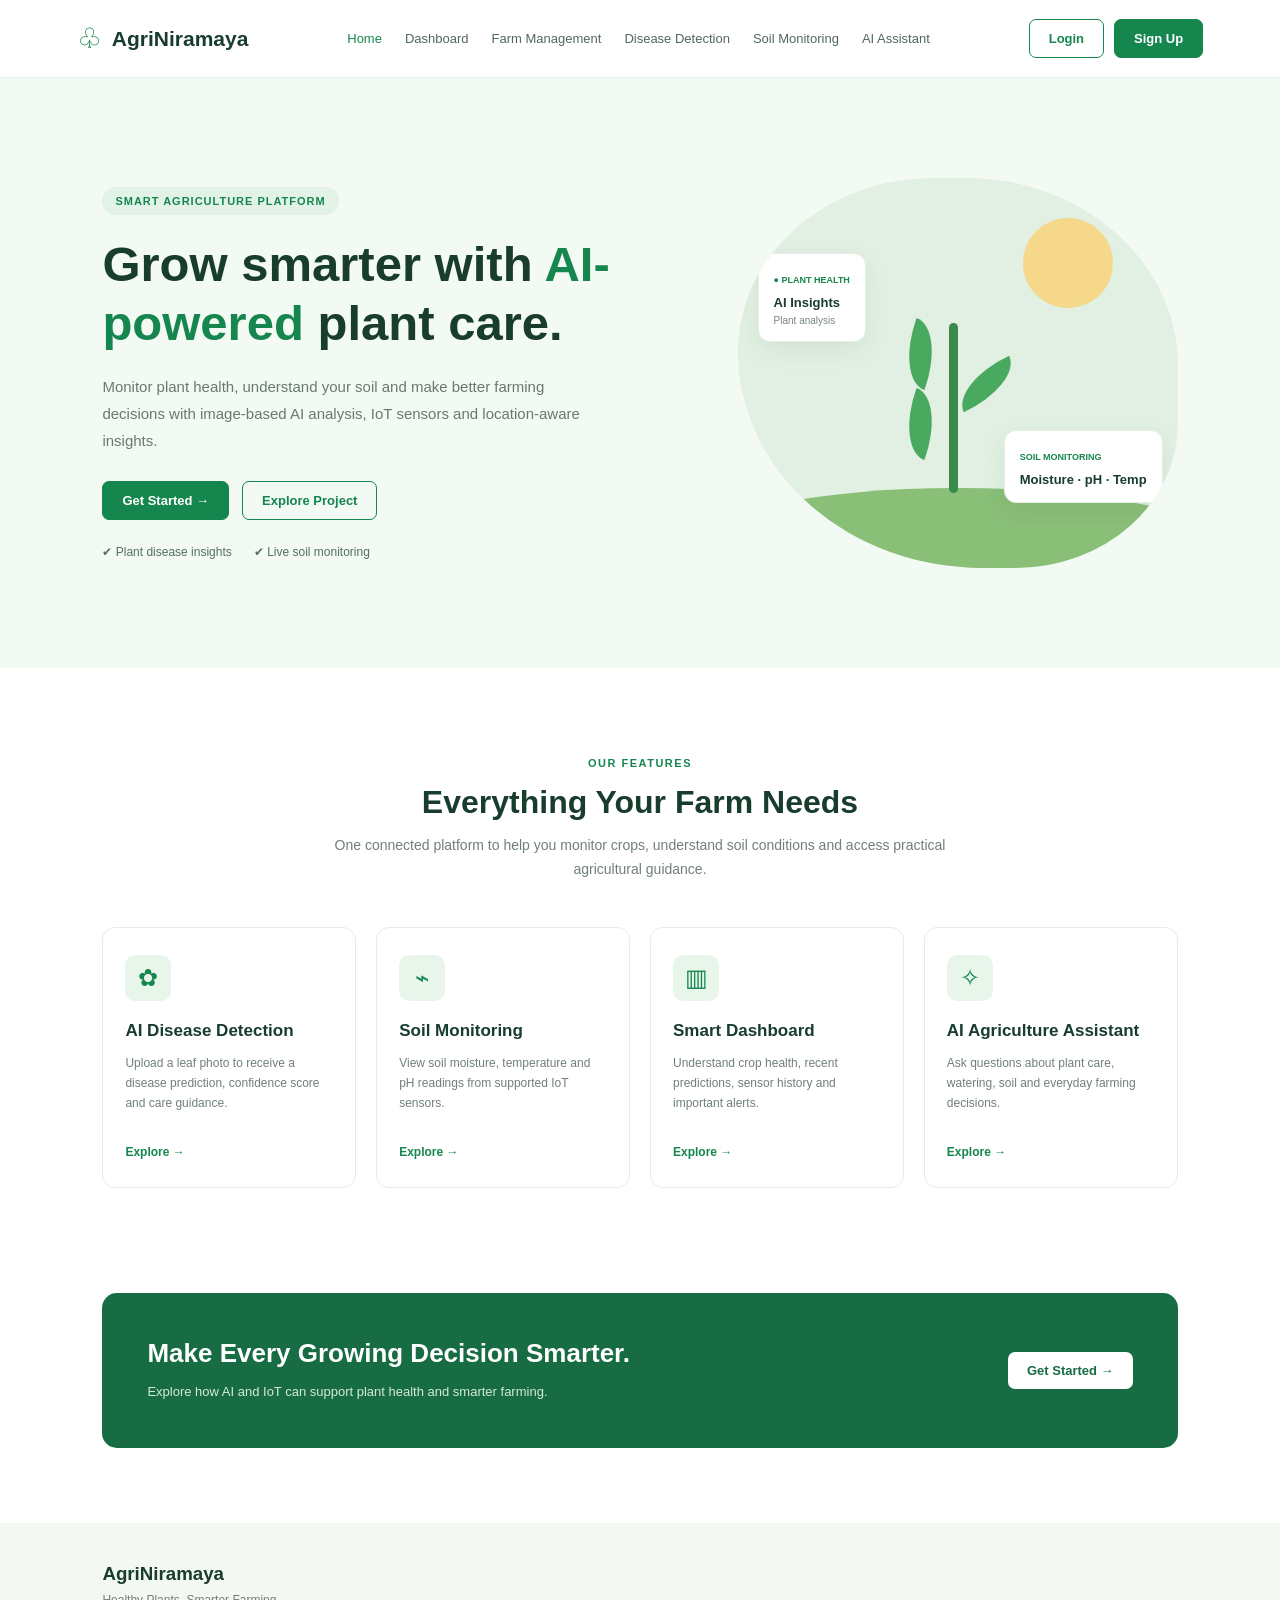
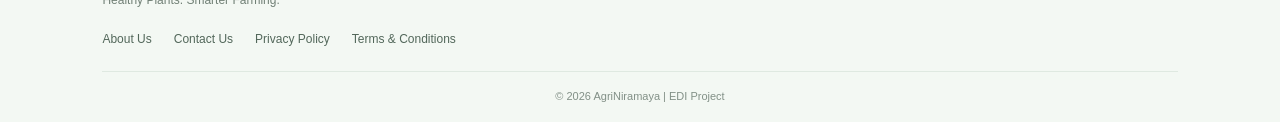
<file: index.html>
<!DOCTYPE html>
<html lang="en">

<head>
    <meta charset="UTF-8">
    <meta name="viewport" content="width=device-width, initial-scale=1.0">
    <title>AgriNiramaya | Smart Agriculture</title>
    <link rel="stylesheet" href="css/style.css">
</head>

<body>

    <header class="navbar">

        <a href="index.html" class="logo">
            <span class="logo-icon">♧</span>
            <h2>AgriNiramaya</h2>
        </a>

        <nav class="nav-links">
            <a href="index.html" class="active">Home</a>
            <a href="dashboard.html">Dashboard</a>
            <a href="farm.html">Farm Management</a>
            <a href="disease-detection.html">Disease Detection</a>
            <a href="soil-monitoring.html">Soil Monitoring</a>
            <a href="assistant.html">AI Assistant</a>
        </nav>

        <div class="nav-buttons">
            <a href="login.html" class="btn btn-outline">Login</a>
            <a href="signup.html" class="btn btn-primary">Sign Up</a>
        </div>

    </header>

    <main>

        <section class="hero">

            <div class="hero-content">

                <span class="hero-label">
                    SMART AGRICULTURE PLATFORM
                </span>

                <h1>
                    Grow smarter with
                    <span>AI-powered</span>
                    plant care.
                </h1>

                <p>
                    Monitor plant health, understand your soil
                    and make better farming decisions with
                    image-based AI analysis, IoT sensors and
                    location-aware insights.
                </p>

                <div class="hero-buttons">
                    <a href="signup.html" class="btn btn-primary">
                        Get Started →
                    </a>

                    <a href="about.html" class="btn btn-outline">
                        Explore Project
                    </a>
                </div>

                <div class="hero-points">
                    <span>✔ Plant disease insights</span>
                    <span>✔ Live soil monitoring</span>
                </div>

            </div>

            <div class="hero-visual">

                <div class="sun"></div>

                <div class="plant">
                    <div class="stem"></div>
                    <div class="leaf leaf-one"></div>
                    <div class="leaf leaf-two"></div>
                    <div class="leaf leaf-three"></div>
                </div>

                <div class="health-card">
                    <small>● PLANT HEALTH</small>
                    <h3>AI Insights</h3>
                    <p>Plant analysis</p>
                </div>

                <div class="soil-card">
                    <small>SOIL MONITORING</small>
                    <h3>Moisture · pH · Temp</h3>
                </div>

                <div class="field"></div>

            </div>

        </section>

        <section class="features-section">

            <div class="section-heading">

                <span>OUR FEATURES</span>

                <h2>Everything Your Farm Needs</h2>

                <p>
                    One connected platform to help you monitor crops,
                    understand soil conditions and access practical
                    agricultural guidance.
                </p>

            </div>

            <div class="features-container">

                <a href="disease-detection.html" class="feature-card">
                    <div class="feature-icon">✿</div>
                    <h3>AI Disease Detection</h3>
                    <p>
                        Upload a leaf photo to receive a disease
                        prediction, confidence score and care guidance.
                    </p>
                    <span class="card-link">Explore →</span>
                </a>

                <a href="soil-monitoring.html" class="feature-card">
                    <div class="feature-icon">⌁</div>
                    <h3>Soil Monitoring</h3>
                    <p>
                        View soil moisture, temperature and pH
                        readings from supported IoT sensors.
                    </p>
                    <span class="card-link">Explore →</span>
                </a>

                <a href="dashboard.html" class="feature-card">
                    <div class="feature-icon">▥</div>
                    <h3>Smart Dashboard</h3>
                    <p>
                        Understand crop health, recent predictions,
                        sensor history and important alerts.
                    </p>
                    <span class="card-link">Explore →</span>
                </a>

                <a href="assistant.html" class="feature-card">
                    <div class="feature-icon">✧</div>
                    <h3>AI Agriculture Assistant</h3>
                    <p>
                        Ask questions about plant care, watering,
                        soil and everyday farming decisions.
                    </p>
                    <span class="card-link">Explore →</span>
                </a>

            </div>

        </section>

        <section class="cta-section">

            <div class="cta-content">
                <h2>Make Every Growing Decision Smarter.</h2>

                <p>
                    Explore how AI and IoT can support
                    plant health and smarter farming.
                </p>
            </div>

            <a href="signup.html" class="btn btn-light">
                Get Started →
            </a>

        </section>

    </main>

    <footer class="footer">

        <div class="footer-brand">
            <h3>AgriNiramaya</h3>
            <p>Healthy Plants. Smarter Farming.</p>
        </div>

        <div class="footer-links">
            <a href="about.html">About Us</a>
            <a href="contact.html">Contact Us</a>
            <a href="privacy.html">Privacy Policy</a>
            <a href="terms.html">Terms & Conditions</a>
        </div>

        <p class="copyright">
            © 2026 AgriNiramaya | EDI Project
        </p>

    </footer>

</body>

</html>
</file>
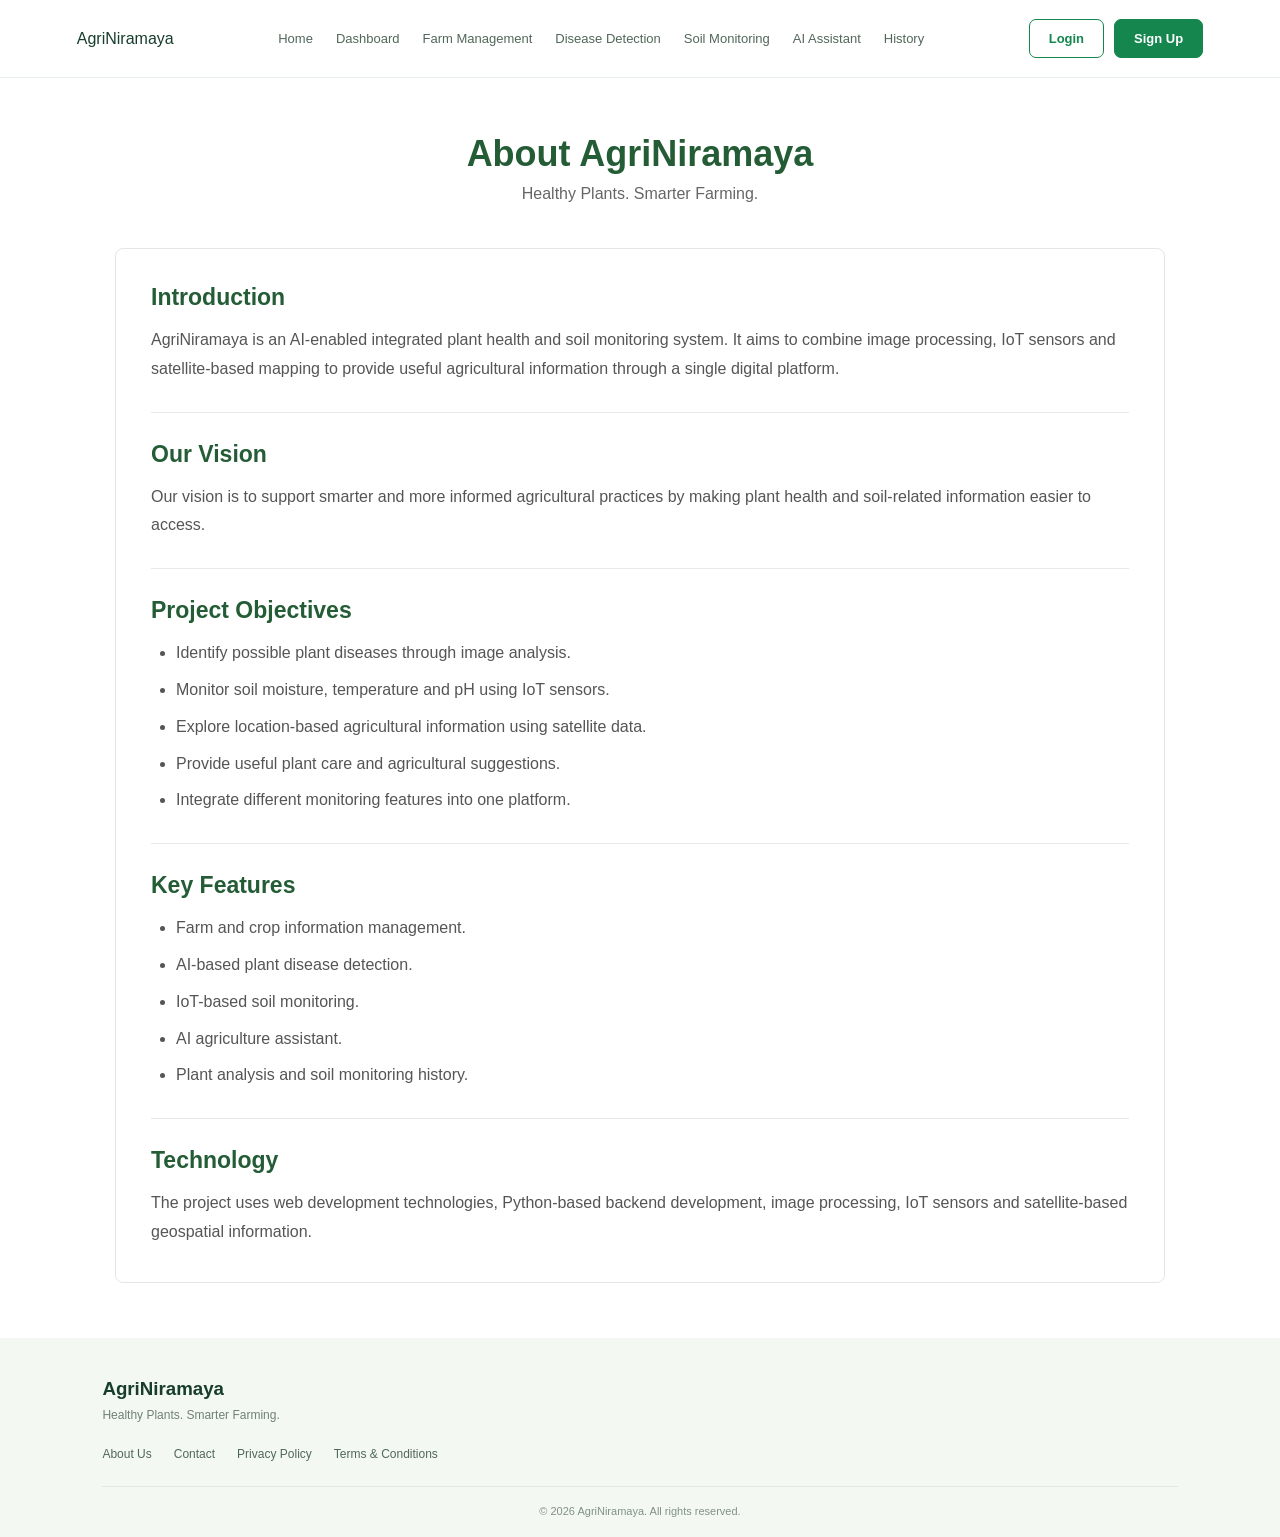
<file: about.html>
<!DOCTYPE html>
<html lang="en">
<head>
    <meta charset="UTF-8">
    <meta name="viewport" content="width=device-width, initial-scale=1.0">
    <title>About Us | AgriNiramaya</title>
    <link rel="stylesheet" href="css/style.css">
</head>
<body>

    <header class="navbar">
        <a href="index.html" class="logo">AgriNiramaya</a>

        <nav class="nav-links">
            <a href="index.html">Home</a>
            <a href="dashboard.html">Dashboard</a>
            <a href="farm.html">Farm Management</a>
            <a href="disease-detection.html">Disease Detection</a>
            <a href="soil-monitoring.html">Soil Monitoring</a>
            <a href="assistant.html">AI Assistant</a>
            <a href="history.html">History</a>
        </nav>

        <div class="nav-buttons">
            <a href="login.html" class="btn btn-outline">Login</a>
            <a href="signup.html" class="btn btn-primary">Sign Up</a>
        </div>
    </header>

    <main class="about-container">

        <section class="about-heading">
            <h1>About AgriNiramaya</h1>
            <p>Healthy Plants. Smarter Farming.</p>
        </section>

        <section class="about-content">

            <h2>Introduction</h2>
            <p>
                AgriNiramaya is an AI-enabled integrated plant health
                and soil monitoring system. It aims to combine image
                processing, IoT sensors and satellite-based mapping
                to provide useful agricultural information through
                a single digital platform.
            </p>

            <hr>

            <h2>Our Vision</h2>
            <p>
                Our vision is to support smarter and more informed
                agricultural practices by making plant health and
                soil-related information easier to access.
            </p>

            <hr>

            <h2>Project Objectives</h2>
            <ul>
                <li>Identify possible plant diseases through image analysis.</li>
                <li>Monitor soil moisture, temperature and pH using IoT sensors.</li>
                <li>Explore location-based agricultural information using satellite data.</li>
                <li>Provide useful plant care and agricultural suggestions.</li>
                <li>Integrate different monitoring features into one platform.</li>
            </ul>

            <hr>

            <h2>Key Features</h2>
            <ul>
                <li>Farm and crop information management.</li>
                <li>AI-based plant disease detection.</li>
                <li>IoT-based soil monitoring.</li>
                <li>AI agriculture assistant.</li>
                <li>Plant analysis and soil monitoring history.</li>
            </ul>

            <hr>

            <h2>Technology</h2>
            <p>
                The project uses web development technologies,
                Python-based backend development, image processing,
                IoT sensors and satellite-based geospatial information.
            </p>

        </section>

    </main>

    <footer class="footer">
        <div class="footer-brand">
            <h3>AgriNiramaya</h3>
            <p>Healthy Plants. Smarter Farming.</p>
        </div>

        <div class="footer-links">
            <a href="about.html">About Us</a>
            <a href="contact.html">Contact</a>
            <a href="privacy.html">Privacy Policy</a>
            <a href="terms.html">Terms & Conditions</a>
        </div>

        <p class="copyright">© 2026 AgriNiramaya. All rights reserved.</p>
    </footer>

</body>
</html>
</file>
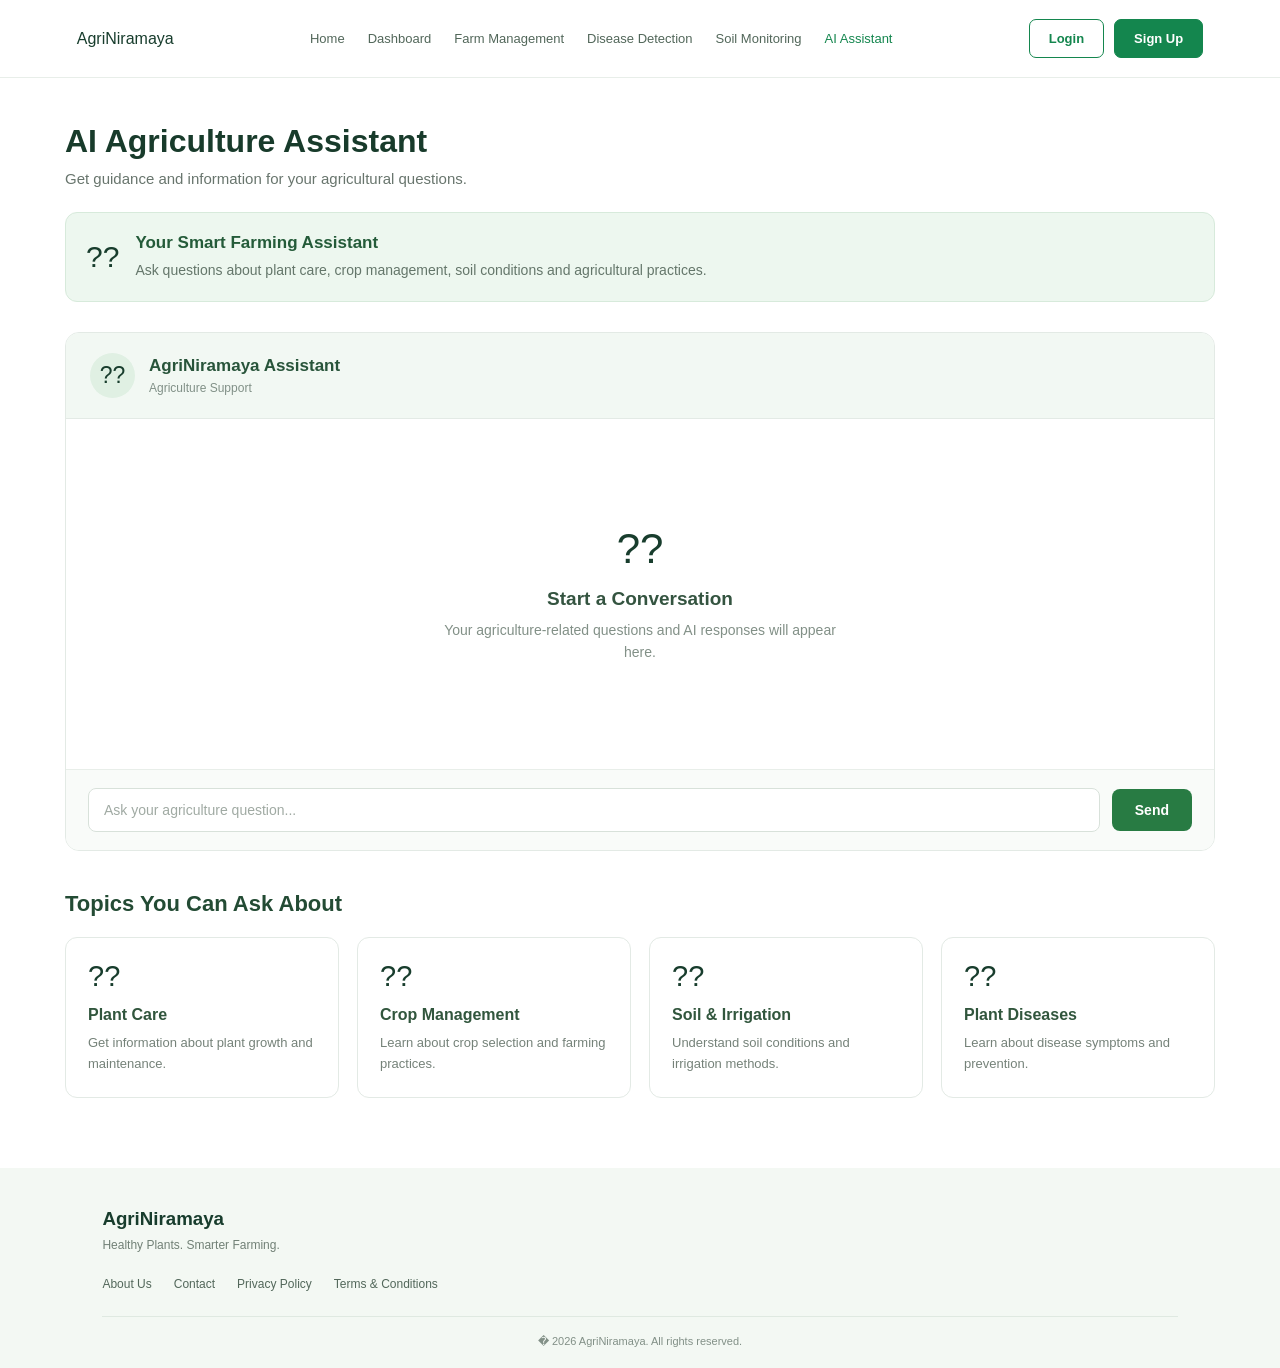
<file: assistant.html>
<!DOCTYPE html>
<html lang="en">
<head>
    <meta charset="UTF-8">
    <meta name="viewport" content="width=device-width, initial-scale=1.0">
    <title>AI Agriculture Assistant | AgriNiramaya</title>
    <link rel="stylesheet" href="css/style.css">
</head>
<body>

    <header class="navbar">
        <a href="index.html" class="logo">AgriNiramaya</a>

        <nav class="nav-links">
            <a href="index.html">Home</a>
            <a href="dashboard.html">Dashboard</a>
            <a href="farm.html">Farm Management</a>
            <a href="disease-detection.html">Disease Detection</a>
            <a href="soil-monitoring.html">Soil Monitoring</a>
            <a href="assistant.html" class="active">AI Assistant</a>
        </nav>

        <div class="nav-buttons">
            <a href="login.html" class="btn btn-outline">Login</a>
            <a href="signup.html" class="btn btn-primary">Sign Up</a>
        </div>
    </header>

    <main class="assistant-container">

        <section class="assistant-heading">
            <h1>AI Agriculture Assistant</h1>
            <p>Get guidance and information for your agricultural questions.</p>
        </section>

        <section class="assistant-info-banner">
            <div class="assistant-banner-icon">??</div>
            <div>
                <h3>Your Smart Farming Assistant</h3>
                <p>Ask questions about plant care, crop management, soil conditions and agricultural practices.</p>
            </div>
        </section>

        <section class="chat-section">

            <div class="chat-header">
                <div class="chat-header-icon">??</div>
                <div>
                    <h2>AgriNiramaya Assistant</h2>
                    <p>Agriculture Support</p>
                </div>
            </div>

            <div class="chat-body" id="chatBody">

                <div class="chat-empty-state">
                    <div class="chat-empty-icon">??</div>
                    <h3>Start a Conversation</h3>
                    <p>Your agriculture-related questions and AI responses will appear here.</p>
                </div>

            </div>

            <form class="chat-input-area" id="chatForm">

                <input
                    type="text"
                    id="userMessage"
                    placeholder="Ask your agriculture question..."
                    autocomplete="off"
                >

                <button type="button" class="chat-send-btn">
                    Send
                </button>

            </form>

        </section>

        <section class="assistant-topics">

            <h2>Topics You Can Ask About</h2>

            <div class="assistant-topic-grid">

                <div class="assistant-topic-card">
                    <div>??</div>
                    <h3>Plant Care</h3>
                    <p>Get information about plant growth and maintenance.</p>
                </div>

                <div class="assistant-topic-card">
                    <div>??</div>
                    <h3>Crop Management</h3>
                    <p>Learn about crop selection and farming practices.</p>
                </div>

                <div class="assistant-topic-card">
                    <div>??</div>
                    <h3>Soil & Irrigation</h3>
                    <p>Understand soil conditions and irrigation methods.</p>
                </div>

                <div class="assistant-topic-card">
                    <div>??</div>
                    <h3>Plant Diseases</h3>
                    <p>Learn about disease symptoms and prevention.</p>
                </div>

            </div>

        </section>

    </main>

    <footer class="footer">
        <div class="footer-brand">
            <h3>AgriNiramaya</h3>
            <p>Healthy Plants. Smarter Farming.</p>
        </div>

        <div class="footer-links">
            <a href="about.html">About Us</a>
            <a href="contact.html">Contact</a>
            <a href="privacy.html">Privacy Policy</a>
            <a href="terms.html">Terms & Conditions</a>
        </div>

        <p class="copyright">� 2026 AgriNiramaya. All rights reserved.</p>
    </footer>

</body>
</html>
</file>
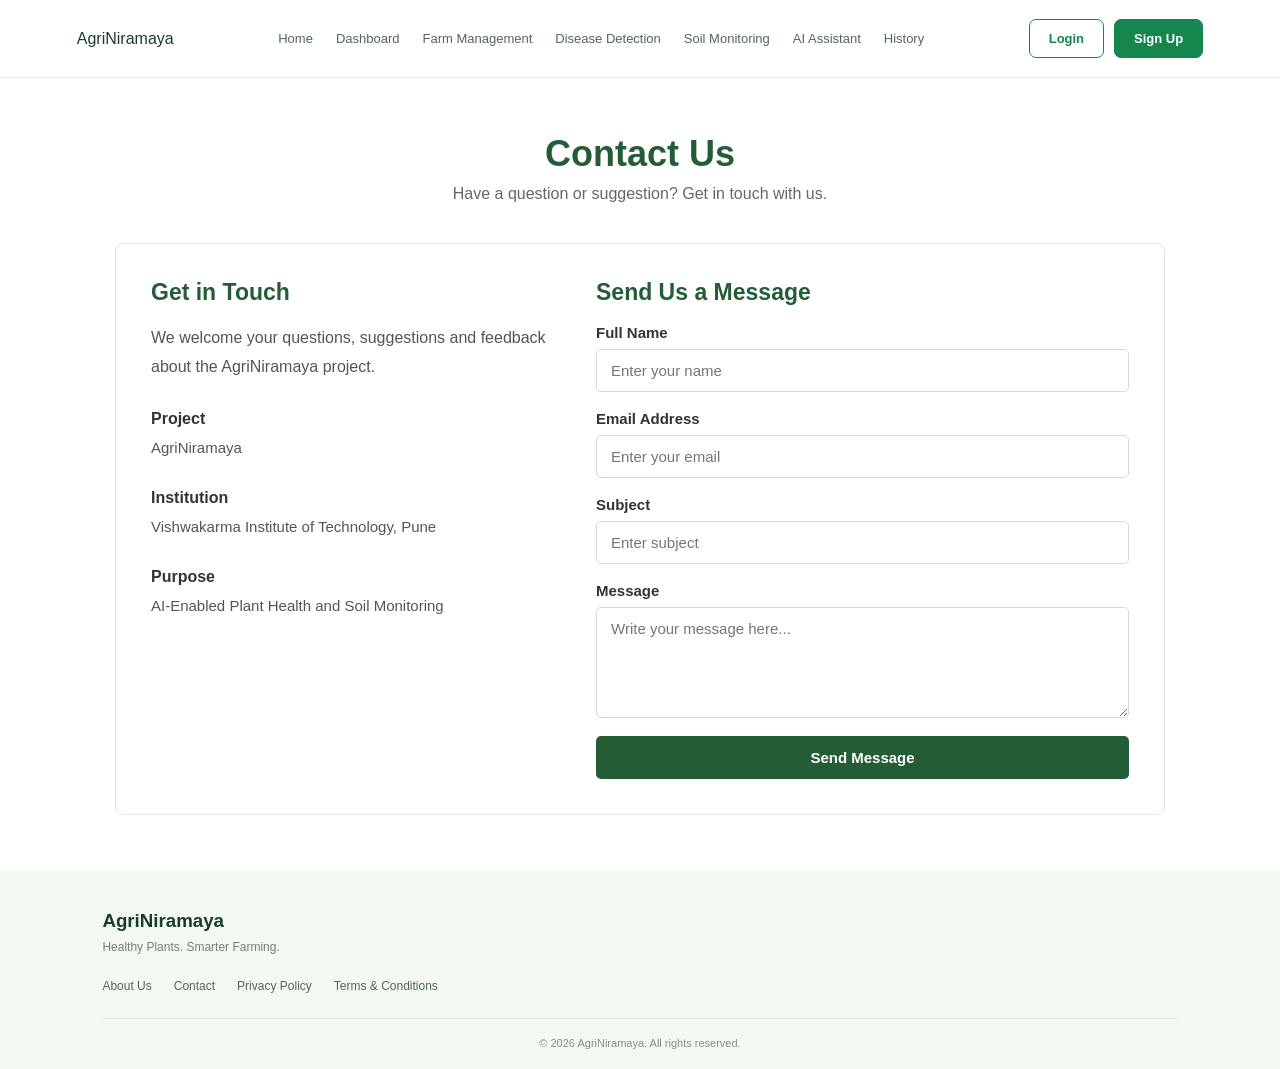
<file: contact.html>
<!DOCTYPE html>
<html lang="en">
<head>
    <meta charset="UTF-8">
    <meta name="viewport" content="width=device-width, initial-scale=1.0">
    <title>Contact Us | AgriNiramaya</title>
    <link rel="stylesheet" href="css/style.css">
</head>
<body>

    <header class="navbar">
        <a href="index.html" class="logo">AgriNiramaya</a>

        <nav class="nav-links">
            <a href="index.html">Home</a>
            <a href="dashboard.html">Dashboard</a>
            <a href="farm.html">Farm Management</a>
            <a href="disease-detection.html">Disease Detection</a>
            <a href="soil-monitoring.html">Soil Monitoring</a>
            <a href="assistant.html">AI Assistant</a>
            <a href="history.html">History</a>
        </nav>

        <div class="nav-buttons">
            <a href="login.html" class="btn btn-outline">Login</a>
            <a href="signup.html" class="btn btn-primary">Sign Up</a>
        </div>
    </header>

    <main class="contact-container">

        <section class="contact-heading">
            <h1>Contact Us</h1>
            <p>Have a question or suggestion? Get in touch with us.</p>
        </section>

        <section class="contact-content">

            <div class="contact-info">
                <h2>Get in Touch</h2>

                <p>
                    We welcome your questions, suggestions and feedback
                    about the AgriNiramaya project.
                </p>

                <div class="contact-detail">
                    <h3>Project</h3>
                    <p>AgriNiramaya</p>
                </div>

                <div class="contact-detail">
                    <h3>Institution</h3>
                    <p>Vishwakarma Institute of Technology, Pune</p>
                </div>

                <div class="contact-detail">
                    <h3>Purpose</h3>
                    <p>AI-Enabled Plant Health and Soil Monitoring</p>
                </div>
            </div>

            <div class="contact-form-section">
                <h2>Send Us a Message</h2>

                <form action="/contact" method="POST">

                    <div class="form-group">
                        <label for="name">Full Name</label>
                        <input type="text" id="name" name="name"
                        placeholder="Enter your name" required>
                    </div>

                    <div class="form-group">
                        <label for="email">Email Address</label>
                        <input type="email" id="email" name="email"
                        placeholder="Enter your email" required>
                    </div>

                    <div class="form-group">
                        <label for="subject">Subject</label>
                        <input type="text" id="subject" name="subject"
                        placeholder="Enter subject" required>
                    </div>

                    <div class="form-group">
                        <label for="message">Message</label>
                        <textarea id="message" name="message"
                        rows="5" placeholder="Write your message here..."
                        required></textarea>
                    </div>

                    <button type="submit" class="contact-submit">
                        Send Message
                    </button>

                </form>
            </div>

        </section>

    </main>

    <footer class="footer">
        <div class="footer-brand">
            <h3>AgriNiramaya</h3>
            <p>Healthy Plants. Smarter Farming.</p>
        </div>

        <div class="footer-links">
            <a href="about.html">About Us</a>
            <a href="contact.html">Contact</a>
            <a href="privacy.html">Privacy Policy</a>
            <a href="terms.html">Terms & Conditions</a>
        </div>

        <p class="copyright">
            © 2026 AgriNiramaya. All rights reserved.
        </p>
    </footer>

</body>
</html>
</file>
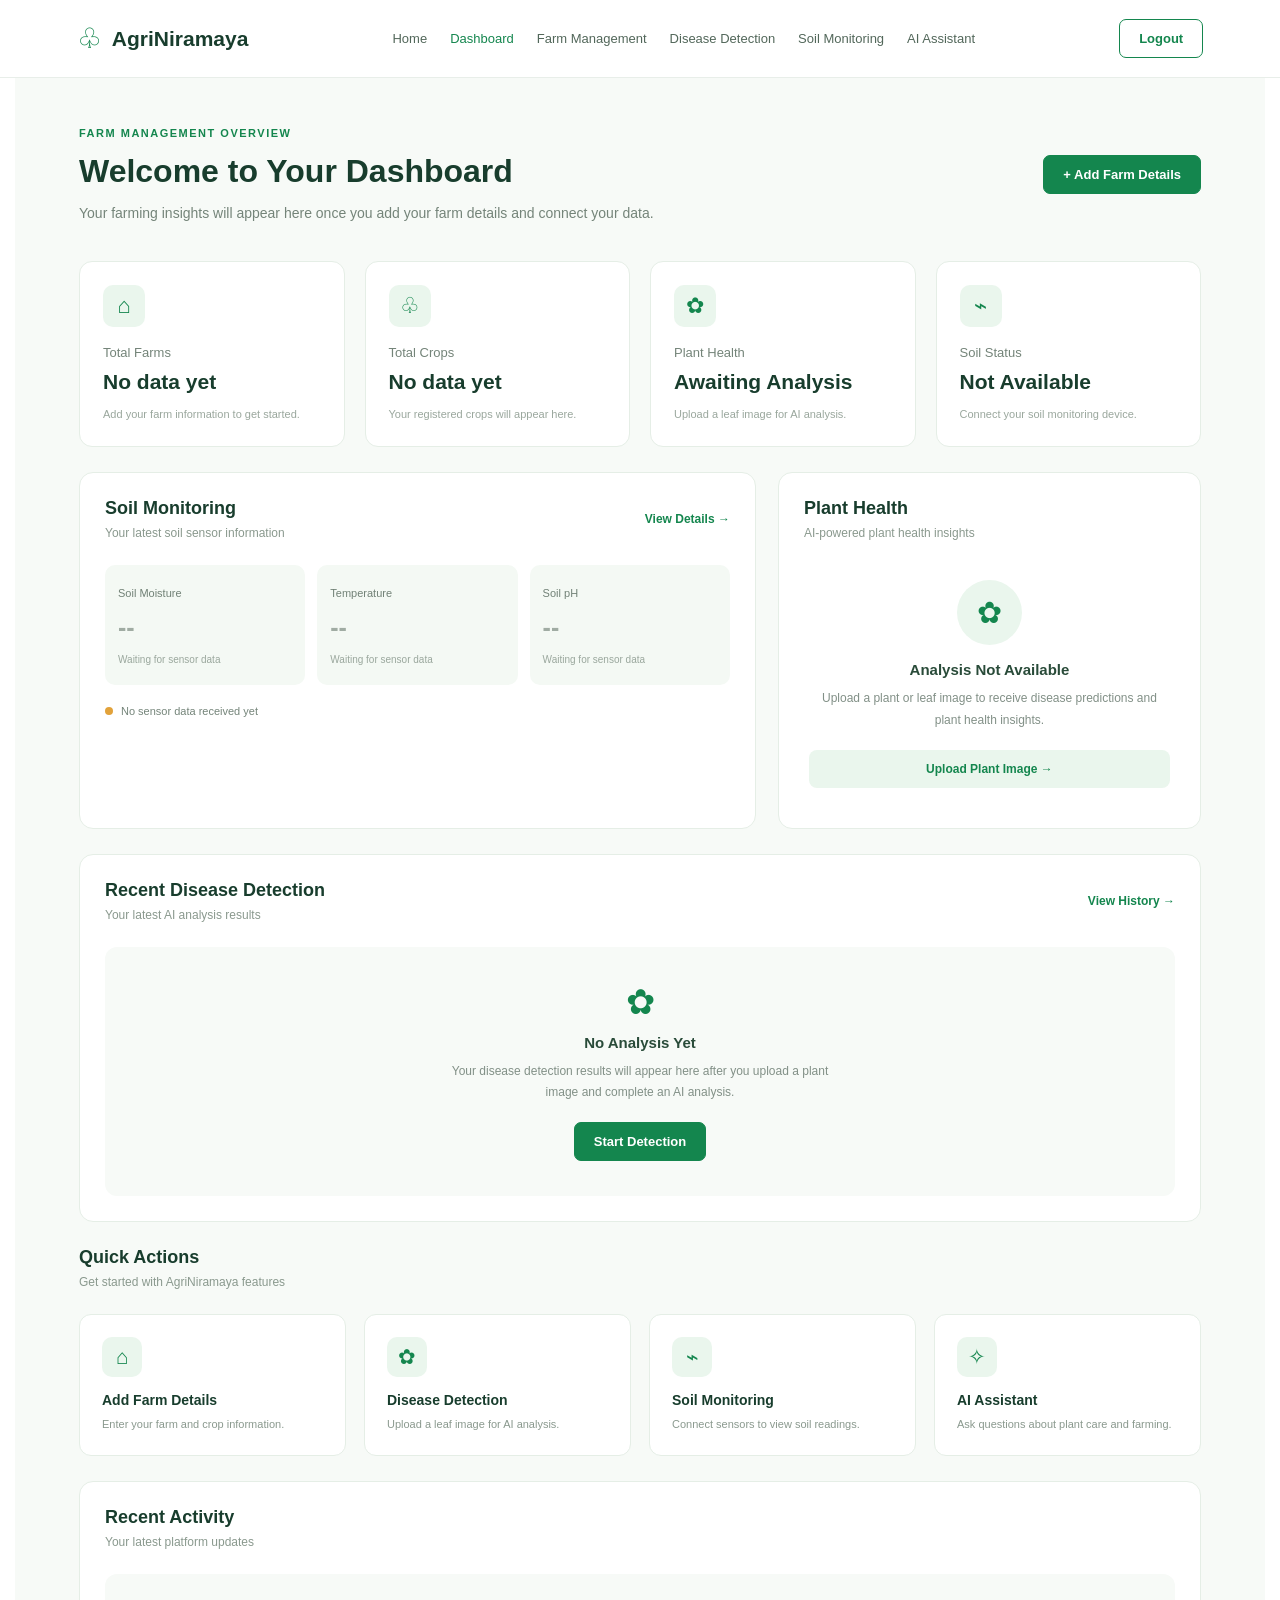
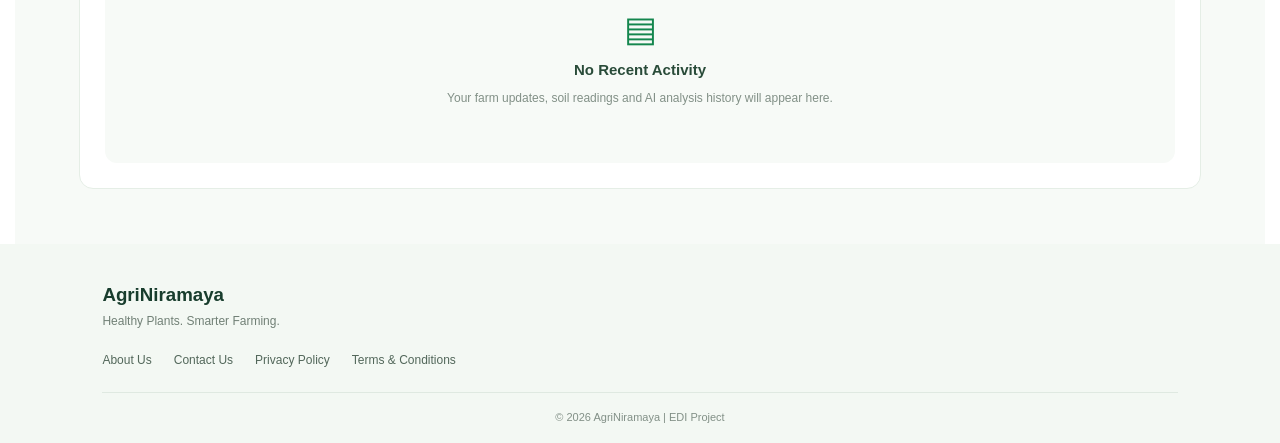
<file: dashboard.html>
<!DOCTYPE html>
<html lang="en">

<head>
    <meta charset="UTF-8">
    <meta name="viewport" content="width=device-width, initial-scale=1.0">

    <title>Dashboard | AgriNiramaya</title>

    <link rel="stylesheet" href="css/style.css">
</head>

<body>

    <header class="navbar">

        <a href="index.html" class="logo">
            <span class="logo-icon">♧</span>
            <h2>AgriNiramaya</h2>
        </a>

        <nav class="nav-links">
            <a href="index.html">Home</a>
            <a href="dashboard.html" class="active">Dashboard</a>
            <a href="farm.html">Farm Management</a>
            <a href="disease-detection.html">Disease Detection</a>
            <a href="soil-monitoring.html">Soil Monitoring</a>
            <a href="assistant.html">AI Assistant</a>
        </nav>

        <div class="nav-buttons">
            <a href="login.html" class="btn btn-outline">Logout</a>
        </div>

    </header>

    <main class="dashboard-container">

        <section class="dashboard-welcome">

            <div>
                <span class="dashboard-label">FARM MANAGEMENT OVERVIEW</span>

                <h1>Welcome to Your Dashboard</h1>

                <p>
                    Your farming insights will appear here once
                    you add your farm details and connect your data.
                </p>
            </div>

            <a href="farm.html" class="btn btn-primary">
                + Add Farm Details
            </a>

        </section>

        <section class="overview-grid">

            <div class="overview-card">
                <div class="overview-icon">⌂</div>
                <p>Total Farms</p>
                <h2>No data yet</h2>
                <span>Add your farm information to get started.</span>
            </div>

            <div class="overview-card">
                <div class="overview-icon">♧</div>
                <p>Total Crops</p>
                <h2>No data yet</h2>
                <span>Your registered crops will appear here.</span>
            </div>

            <div class="overview-card">
                <div class="overview-icon">✿</div>
                <p>Plant Health</p>
                <h2>Awaiting Analysis</h2>
                <span>Upload a leaf image for AI analysis.</span>
            </div>

            <div class="overview-card">
                <div class="overview-icon">⌁</div>
                <p>Soil Status</p>
                <h2>Not Available</h2>
                <span>Connect your soil monitoring device.</span>
            </div>

        </section>

        <section class="dashboard-main-grid">

            <div class="dashboard-panel">

                <div class="panel-heading">
                    <div>
                        <h2>Soil Monitoring</h2>
                        <p>Your latest soil sensor information</p>
                    </div>

                    <a href="soil-monitoring.html">View Details →</a>
                </div>

                <div class="empty-data-grid">

                    <div class="empty-data-card">
                        <span>Soil Moisture</span>
                        <h3>--</h3>
                        <small>Waiting for sensor data</small>
                    </div>

                    <div class="empty-data-card">
                        <span>Temperature</span>
                        <h3>--</h3>
                        <small>Waiting for sensor data</small>
                    </div>

                    <div class="empty-data-card">
                        <span>Soil pH</span>
                        <h3>--</h3>
                        <small>Waiting for sensor data</small>
                    </div>

                </div>

                <div class="sensor-status">
                    <span class="status-dot"></span>
                    No sensor data received yet
                </div>

            </div>

            <div class="dashboard-panel plant-health-panel">

                <div class="panel-heading">
                    <div>
                        <h2>Plant Health</h2>
                        <p>AI-powered plant health insights</p>
                    </div>
                </div>

                <div class="empty-health">

                    <div class="empty-health-icon">✿</div>

                    <h3>Analysis Not Available</h3>

                    <p>
                        Upload a plant or leaf image to receive
                        disease predictions and plant health insights.
                    </p>

                    <a href="disease-detection.html" class="panel-button">
                        Upload Plant Image →
                    </a>

                </div>

            </div>

        </section>

        <section class="dashboard-panel recent-detection">

            <div class="panel-heading">

                <div>
                    <h2>Recent Disease Detection</h2>
                    <p>Your latest AI analysis results</p>
                </div>

                <a href="history.html">View History →</a>

            </div>

            <div class="empty-state">

                <span class="empty-state-icon">✿</span>

                <h3>No Analysis Yet</h3>

                <p>
                    Your disease detection results will appear here
                    after you upload a plant image and complete an AI analysis.
                </p>

                <a href="disease-detection.html" class="btn btn-primary">
                    Start Detection
                </a>

            </div>

        </section>

        <section class="quick-actions-section">

            <div class="panel-heading">
                <div>
                    <h2>Quick Actions</h2>
                    <p>Get started with AgriNiramaya features</p>
                </div>
            </div>

            <div class="quick-actions-grid">

                <a href="farm.html" class="quick-action-card">
                    <span>⌂</span>
                    <h3>Add Farm Details</h3>
                    <p>Enter your farm and crop information.</p>
                </a>

                <a href="disease-detection.html" class="quick-action-card">
                    <span>✿</span>
                    <h3>Disease Detection</h3>
                    <p>Upload a leaf image for AI analysis.</p>
                </a>

                <a href="soil-monitoring.html" class="quick-action-card">
                    <span>⌁</span>
                    <h3>Soil Monitoring</h3>
                    <p>Connect sensors to view soil readings.</p>
                </a>

                <a href="assistant.html" class="quick-action-card">
                    <span>✧</span>
                    <h3>AI Assistant</h3>
                    <p>Ask questions about plant care and farming.</p>
                </a>

            </div>

        </section>

        <section class="dashboard-panel activity-section">

            <div class="panel-heading">
                <div>
                    <h2>Recent Activity</h2>
                    <p>Your latest platform updates</p>
                </div>
            </div>

            <div class="empty-state">

                <span class="empty-state-icon">▤</span>

                <h3>No Recent Activity</h3>

                <p>
                    Your farm updates, soil readings and AI analysis
                    history will appear here.
                </p>

            </div>

        </section>

    </main>

    <footer class="footer">

        <div class="footer-brand">
            <h3>AgriNiramaya</h3>
            <p>Healthy Plants. Smarter Farming.</p>
        </div>

        <div class="footer-links">
            <a href="about.html">About Us</a>
            <a href="contact.html">Contact Us</a>
            <a href="privacy.html">Privacy Policy</a>
            <a href="terms.html">Terms & Conditions</a>
        </div>

        <p class="copyright">
            © 2026 AgriNiramaya | EDI Project
        </p>

    </footer>

</body>

</html>
</file>
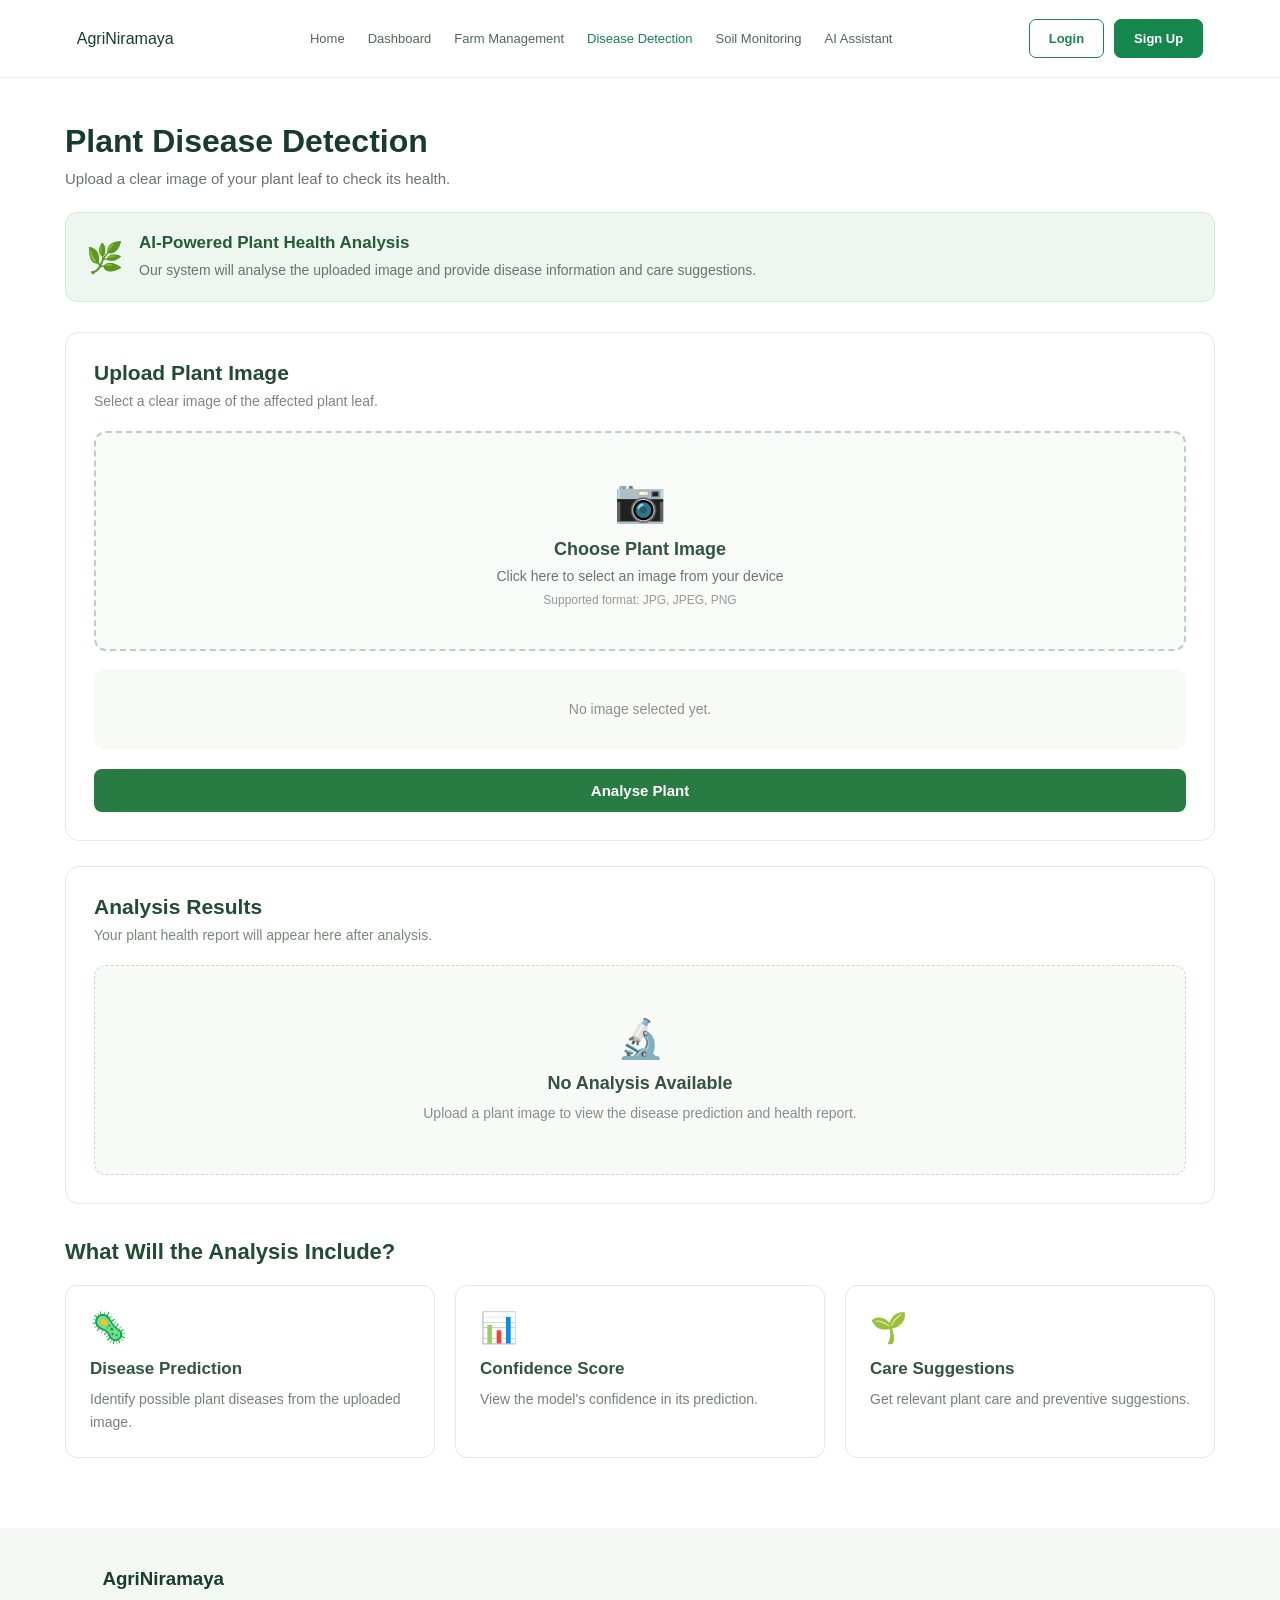
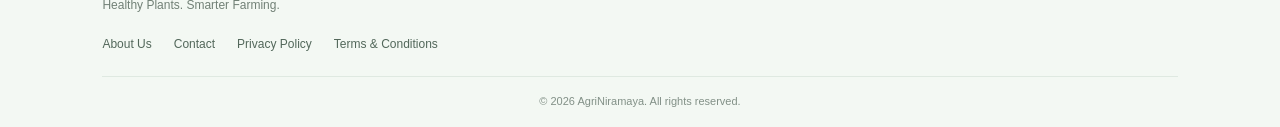
<file: disease-detection.html>
<!DOCTYPE html>
<html lang="en">
<head>
    <meta charset="UTF-8">
    <meta name="viewport" content="width=device-width, initial-scale=1.0">
    <title>Disease Detection | AgriNiramaya</title>
    <link rel="stylesheet" href="css/style.css">
</head>
<body>

    <header class="navbar">
        <a href="index.html" class="logo">AgriNiramaya</a>

        <nav class="nav-links">
            <a href="index.html">Home</a>
            <a href="dashboard.html">Dashboard</a>
            <a href="farm.html">Farm Management</a>
            <a href="disease-detection.html" class="active">Disease Detection</a>
            <a href="soil-monitoring.html">Soil Monitoring</a>
            <a href="assistant.html">AI Assistant</a>
        </nav>

        <div class="nav-buttons">
            <a href="login.html" class="btn btn-outline">Login</a>
            <a href="signup.html" class="btn btn-primary">Sign Up</a>
        </div>
    </header>

    <main class="disease-container">

        <section class="disease-heading">
            <h1>Plant Disease Detection</h1>
            <p>Upload a clear image of your plant leaf to check its health.</p>
        </section>

        <section class="disease-info-banner">
            <div class="disease-banner-icon">🌿</div>
            <div>
                <h3>AI-Powered Plant Health Analysis</h3>
                <p>Our system will analyse the uploaded image and provide disease information and care suggestions.</p>
            </div>
        </section>

        <section class="disease-upload-section">

            <div class="disease-section-heading">
                <h2>Upload Plant Image</h2>
                <p>Select a clear image of the affected plant leaf.</p>
            </div>

            <form class="disease-upload-form" id="diseaseForm">

                <label for="plantImage" class="disease-upload-box">
                    <div class="upload-icon">📷</div>
                    <h3>Choose Plant Image</h3>
                    <p>Click here to select an image from your device</p>
                    <span>Supported format: JPG, JPEG, PNG</span>
                </label>

                <input
                    type="file"
                    id="plantImage"
                    name="plantImage"
                    accept="image/png, image/jpeg"
                    hidden
                >

                <div class="disease-image-preview" id="imagePreview">
                    <p>No image selected yet.</p>
                </div>

                <button type="button" class="disease-analyze-btn">
                    Analyse Plant
                </button>

            </form>
        </section>

        <section class="disease-result-section">

            <div class="disease-section-heading">
                <h2>Analysis Results</h2>
                <p>Your plant health report will appear here after analysis.</p>
            </div>

            <div class="disease-empty-state">
                <div class="result-icon">🔬</div>
                <h3>No Analysis Available</h3>
                <p>Upload a plant image to view the disease prediction and health report.</p>
            </div>

        </section>

        <section class="disease-features">
            <h2>What Will the Analysis Include?</h2>

            <div class="disease-feature-grid">

                <div class="disease-feature-card">
                    <div>🦠</div>
                    <h3>Disease Prediction</h3>
                    <p>Identify possible plant diseases from the uploaded image.</p>
                </div>

                <div class="disease-feature-card">
                    <div>📊</div>
                    <h3>Confidence Score</h3>
                    <p>View the model's confidence in its prediction.</p>
                </div>

                <div class="disease-feature-card">
                    <div>🌱</div>
                    <h3>Care Suggestions</h3>
                    <p>Get relevant plant care and preventive suggestions.</p>
                </div>

            </div>
        </section>

    </main>

    <footer class="footer">
        <div class="footer-brand">
            <h3>AgriNiramaya</h3>
            <p>Healthy Plants. Smarter Farming.</p>
        </div>

        <div class="footer-links">
            <a href="about.html">About Us</a>
            <a href="contact.html">Contact</a>
            <a href="privacy.html">Privacy Policy</a>
            <a href="terms.html">Terms & Conditions</a>
        </div>

        <p class="copyright">© 2026 AgriNiramaya. All rights reserved.</p>
    </footer>

</body>
</html>
</file>
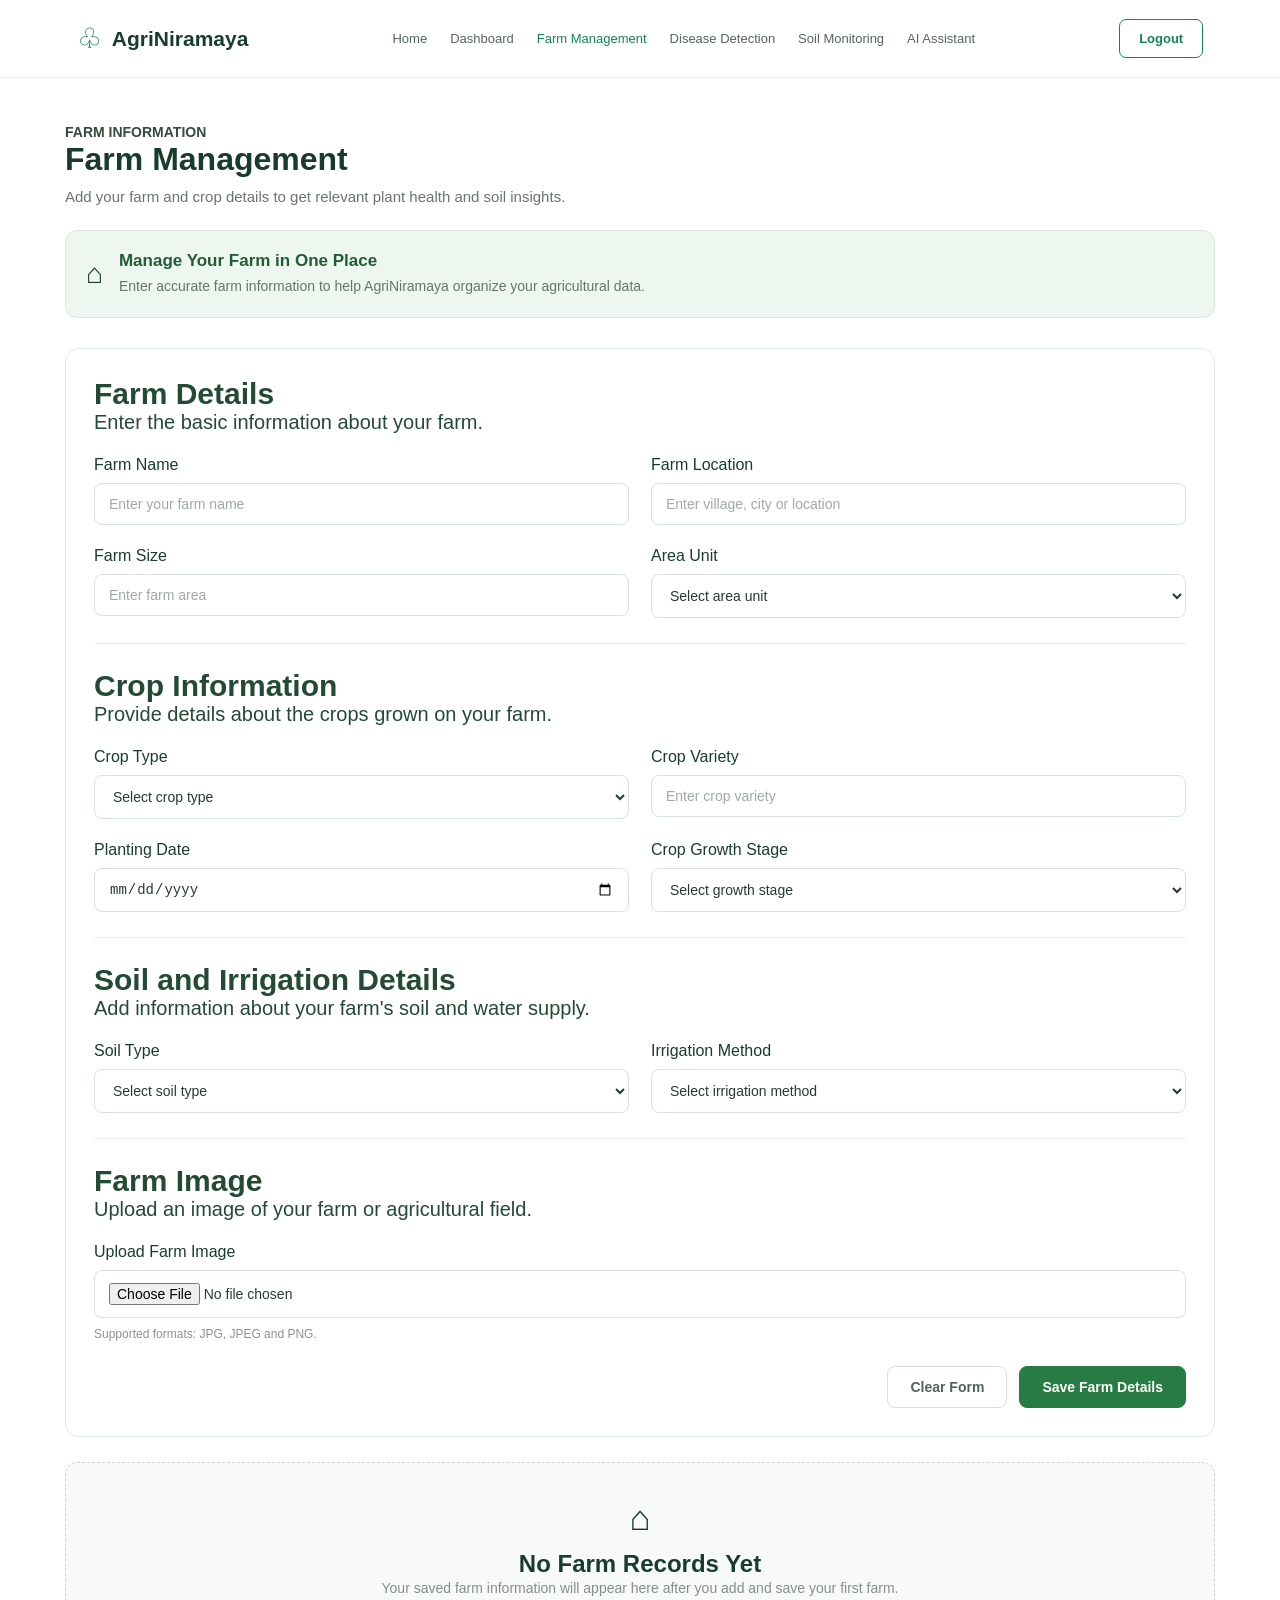
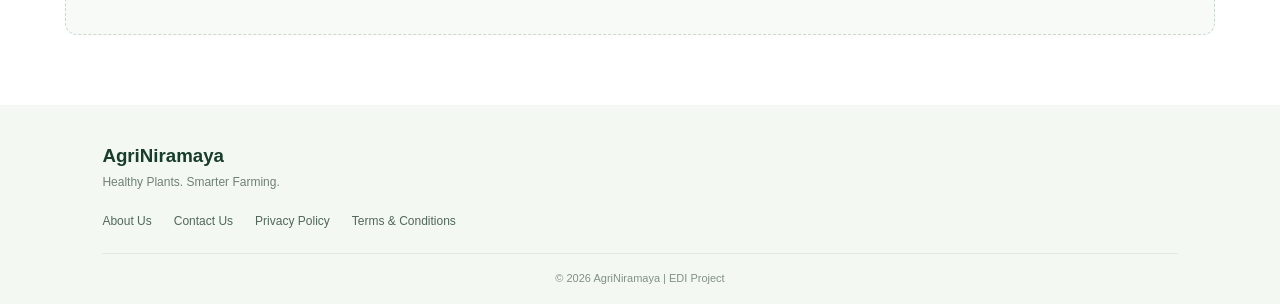
<file: farm.html>
<!DOCTYPE html>
<html lang="en">

<head>
    <meta charset="UTF-8">
    <meta name="viewport" content="width=device-width, initial-scale=1.0">

    <title>Farm Management | AgriNiramaya</title>

    <link rel="stylesheet" href="css/style.css">
</head>

<body>

    <header class="navbar">

        <a href="index.html" class="logo">
            <span class="logo-icon">♧</span>
            <h2>AgriNiramaya</h2>
        </a>

        <nav class="nav-links">
            <a href="index.html">Home</a>
            <a href="dashboard.html">Dashboard</a>
            <a href="farm.html" class="active">Farm Management</a>
            <a href="disease-detection.html">Disease Detection</a>
            <a href="soil-monitoring.html">Soil Monitoring</a>
            <a href="assistant.html">AI Assistant</a>
        </nav>

        <div class="nav-buttons">
            <a href="login.html" class="btn btn-outline">Logout</a>
        </div>

    </header>

    <main class="farm-container">

        <section class="farm-heading">

            <div>
                <span class="farm-label">FARM INFORMATION</span>

                <h1>Farm Management</h1>

                <p>
                    Add your farm and crop details to get
                    relevant plant health and soil insights.
                </p>
            </div>

        </section>

        <section class="farm-info-banner">

            <div class="farm-banner-icon">⌂</div>

            <div>
                <h3>Manage Your Farm in One Place</h3>

                <p>
                    Enter accurate farm information to help
                    AgriNiramaya organize your agricultural data.
                </p>
            </div>

        </section>

        <section class="farm-form-section">

            <div class="farm-section-heading">
                <h2>Farm Details</h2>
                <p>Enter the basic information about your farm.</p>
            </div>

            <form class="farm-form" id="farmForm">

                <div class="farm-form-grid">

                    <div class="farm-field">
                        <label for="farmName">Farm Name</label>

                        <input
                            type="text"
                            id="farmName"
                            name="farm_name"
                            placeholder="Enter your farm name"
                            required
                        >
                    </div>

                    <div class="farm-field">
                        <label for="farmLocation">Farm Location</label>

                        <input
                            type="text"
                            id="farmLocation"
                            name="location"
                            placeholder="Enter village, city or location"
                            required
                        >
                    </div>

                    <div class="farm-field">
                        <label for="farmSize">Farm Size</label>

                        <input
                            type="number"
                            id="farmSize"
                            name="farm_size"
                            placeholder="Enter farm area"
                            min="0"
                            step="any"
                            required
                        >
                    </div>

                    <div class="farm-field">
                        <label for="areaUnit">Area Unit</label>

                        <select id="areaUnit" name="area_unit" required>
                            <option value="">Select area unit</option>
                            <option value="acre">Acre</option>
                            <option value="hectare">Hectare</option>
                            <option value="guntha">Guntha</option>
                        </select>
                    </div>

                </div>

                <div class="farm-divider"></div>

                <div class="farm-section-heading">
                    <h2>Crop Information</h2>
                    <p>Provide details about the crops grown on your farm.</p>
                </div>

                <div class="farm-form-grid">

                    <div class="farm-field">
                        <label for="cropType">Crop Type</label>

                        <select id="cropType" name="crop_type" required>
                            <option value="">Select crop type</option>
                            <option value="rice">Rice</option>
                            <option value="wheat">Wheat</option>
                            <option value="cotton">Cotton</option>
                            <option value="soybean">Soybean</option>
                            <option value="sugarcane">Sugarcane</option>
                            <option value="maize">Maize</option>
                            <option value="tomato">Tomato</option>
                            <option value="potato">Potato</option>
                            <option value="other">Other</option>
                        </select>
                    </div>

                    <div class="farm-field">
                        <label for="cropVariety">Crop Variety</label>

                        <input
                            type="text"
                            id="cropVariety"
                            name="crop_variety"
                            placeholder="Enter crop variety"
                        >
                    </div>

                    <div class="farm-field">
                        <label for="plantingDate">Planting Date</label>

                        <input
                            type="date"
                            id="plantingDate"
                            name="planting_date"
                        >
                    </div>

                    <div class="farm-field">
                        <label for="cropStage">Crop Growth Stage</label>

                        <select id="cropStage" name="crop_stage">
                            <option value="">Select growth stage</option>
                            <option value="seedling">Seedling</option>
                            <option value="vegetative">Vegetative</option>
                            <option value="flowering">Flowering</option>
                            <option value="fruiting">Fruiting</option>
                            <option value="maturity">Maturity</option>
                        </select>
                    </div>

                </div>

                <div class="farm-divider"></div>

                <div class="farm-section-heading">
                    <h2>Soil and Irrigation Details</h2>
                    <p>Add information about your farm's soil and water supply.</p>
                </div>

                <div class="farm-form-grid">

                    <div class="farm-field">
                        <label for="soilType">Soil Type</label>

                        <select id="soilType" name="soil_type" required>
                            <option value="">Select soil type</option>
                            <option value="black">Black Soil</option>
                            <option value="alluvial">Alluvial Soil</option>
                            <option value="red">Red Soil</option>
                            <option value="sandy">Sandy Soil</option>
                            <option value="clay">Clay Soil</option>
                            <option value="loamy">Loamy Soil</option>
                            <option value="other">Other</option>
                            <option value="unknown">Not Sure</option>
                        </select>
                    </div>

                    <div class="farm-field">
                        <label for="irrigation">Irrigation Method</label>

                        <select id="irrigation" name="irrigation_method" required>
                            <option value="">Select irrigation method</option>
                            <option value="drip">Drip Irrigation</option>
                            <option value="sprinkler">Sprinkler Irrigation</option>
                            <option value="flood">Flood Irrigation</option>
                            <option value="rainfed">Rainfed</option>
                            <option value="other">Other</option>
                        </select>
                    </div>

                </div>

                <div class="farm-divider"></div>

                <div class="farm-section-heading">
                    <h2>Farm Image</h2>
                    <p>Upload an image of your farm or agricultural field.</p>
                </div>

                <div class="farm-field">
                    <label for="farmImage">Upload Farm Image</label>

                    <input
                        type="file"
                        id="farmImage"
                        name="farm_image"
                        accept="image/*"
                    >

                    <small class="farm-input-note">
                        Supported formats: JPG, JPEG and PNG.
                    </small>
                </div>

                <div class="farm-form-actions">

                    <button type="reset" class="farm-reset-btn">
                        Clear Form
                    </button>

                    <button type="button" class="farm-submit-btn">
                        Save Farm Details
                    </button>

                </div>

            </form>

        </section>

        <section class="farm-empty-section">

            <div class="farm-empty-icon">⌂</div>

            <h2>No Farm Records Yet</h2>

            <p>
                Your saved farm information will appear here
                after you add and save your first farm.
            </p>

        </section>

    </main>

    <footer class="footer">

        <div class="footer-brand">
            <h3>AgriNiramaya</h3>
            <p>Healthy Plants. Smarter Farming.</p>
        </div>

        <div class="footer-links">
            <a href="about.html">About Us</a>
            <a href="contact.html">Contact Us</a>
            <a href="privacy.html">Privacy Policy</a>
            <a href="terms.html">Terms & Conditions</a>
        </div>

        <p class="copyright">
            © 2026 AgriNiramaya | EDI Project
        </p>

    </footer>

</body>

</html>
</file>
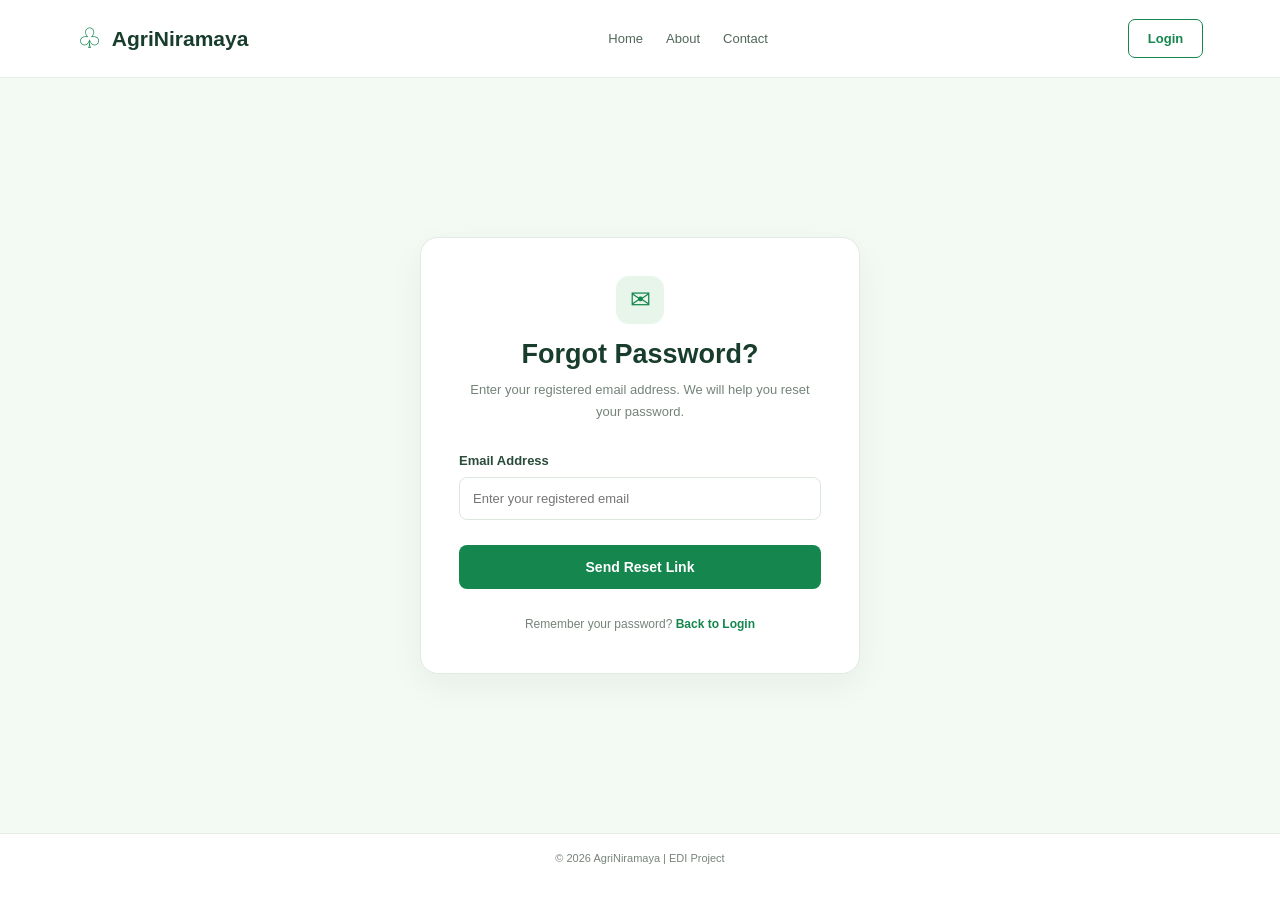
<file: forget-password.html>
<!DOCTYPE html>
<html lang="en">

<head>
    <meta charset="UTF-8">
    <meta name="viewport" content="width=device-width, initial-scale=1.0">

    <title>Forgot Password | AgriNiramaya</title>

    <link rel="stylesheet" href="css/style.css">
</head>

<body>

    <header class="navbar">

        <a href="index.html" class="logo">
            <span class="logo-icon">♧</span>
            <h2>AgriNiramaya</h2>
        </a>

        <nav class="nav-links">
            <a href="index.html">Home</a>
            <a href="about.html">About</a>
            <a href="contact.html">Contact</a>
        </nav>

        <div class="nav-buttons">
            <a href="login.html" class="btn btn-outline">Login</a>
        </div>

    </header>

    <main class="auth-section">

        <div class="auth-card">

            <div class="auth-heading">

                <span class="auth-icon">✉</span>

                <h1>Forgot Password?</h1>

                <p>
                    Enter your registered email address.
                    We will help you reset your password.
                </p>

            </div>

            <form class="auth-form" action="/forgot-password" method="POST">

                <div class="form-group">

                    <label for="email">Email Address</label>

                    <input
                        type="email"
                        id="email"
                        name="email"
                        placeholder="Enter your registered email"
                        autocomplete="email"
                        required
                    >

                </div>

                <button type="submit" class="login-button">
                    Send Reset Link
                </button>

            </form>

            <p class="auth-footer">
                Remember your password?
                <a href="login.html">Back to Login</a>
            </p>

        </div>

    </main>

    <footer class="auth-bottom">
        © 2026 AgriNiramaya | EDI Project
    </footer>

</body>

</html>
</file>
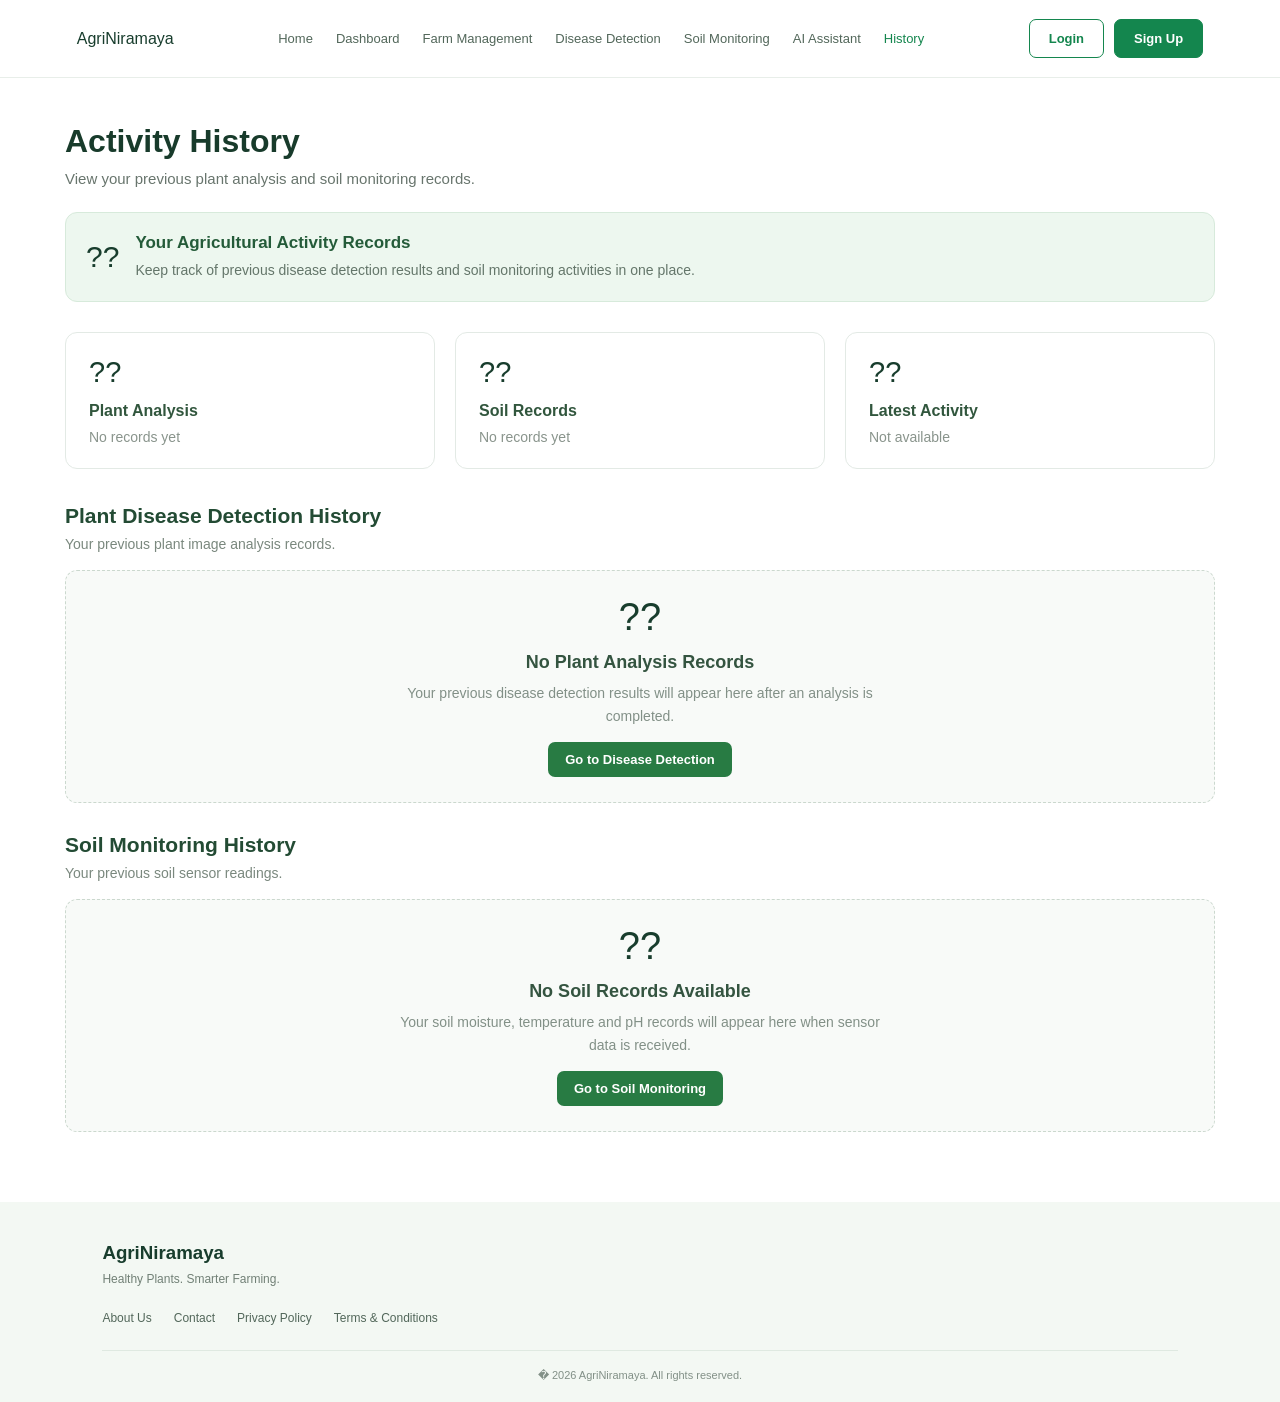
<file: history.html>
<!DOCTYPE html>
<html lang="en">
<head>
    <meta charset="UTF-8">
    <meta name="viewport" content="width=device-width, initial-scale=1.0">
    <title>History | AgriNiramaya</title>
    <link rel="stylesheet" href="css/style.css">
</head>
<body>

    <header class="navbar">
        <a href="index.html" class="logo">AgriNiramaya</a>

        <nav class="nav-links">
            <a href="index.html">Home</a>
            <a href="dashboard.html">Dashboard</a>
            <a href="farm.html">Farm Management</a>
            <a href="disease-detection.html">Disease Detection</a>
            <a href="soil-monitoring.html">Soil Monitoring</a>
            <a href="assistant.html">AI Assistant</a>
            <a href="history.html" class="active">History</a>
        </nav>

        <div class="nav-buttons">
            <a href="login.html" class="btn btn-outline">Login</a>
            <a href="signup.html" class="btn btn-primary">Sign Up</a>
        </div>
    </header>

    <main class="history-container">

        <section class="history-heading">
            <h1>Activity History</h1>
            <p>View your previous plant analysis and soil monitoring records.</p>
        </section>

        <section class="history-info-banner">
            <div class="history-banner-icon">??</div>
            <div>
                <h3>Your Agricultural Activity Records</h3>
                <p>Keep track of previous disease detection results and soil monitoring activities in one place.</p>
            </div>
        </section>

        <section class="history-summary-grid">

            <div class="history-summary-card">
                <div>??</div>
                <h3>Plant Analysis</h3>
                <p id="plantHistoryCount">No records yet</p>
            </div>

            <div class="history-summary-card">
                <div>??</div>
                <h3>Soil Records</h3>
                <p id="soilHistoryCount">No records yet</p>
            </div>

            <div class="history-summary-card">
                <div>??</div>
                <h3>Latest Activity</h3>
                <p id="latestActivity">Not available</p>
            </div>

        </section>

        <section class="history-section">

            <div class="history-section-heading">
                <div>
                    <h2>Plant Disease Detection History</h2>
                    <p>Your previous plant image analysis records.</p>
                </div>
            </div>

            <div class="history-empty-state">
                <div>??</div>
                <h3>No Plant Analysis Records</h3>
                <p>Your previous disease detection results will appear here after an analysis is completed.</p>
                <a href="disease-detection.html" class="history-action-link">Go to Disease Detection</a>
            </div>

        </section>

        <section class="history-section">

            <div class="history-section-heading">
                <div>
                    <h2>Soil Monitoring History</h2>
                    <p>Your previous soil sensor readings.</p>
                </div>
            </div>

            <div class="history-empty-state">
                <div>??</div>
                <h3>No Soil Records Available</h3>
                <p>Your soil moisture, temperature and pH records will appear here when sensor data is received.</p>
                <a href="soil-monitoring.html" class="history-action-link">Go to Soil Monitoring</a>
            </div>

        </section>

    </main>

    <footer class="footer">
        <div class="footer-brand">
            <h3>AgriNiramaya</h3>
            <p>Healthy Plants. Smarter Farming.</p>
        </div>

        <div class="footer-links">
            <a href="about.html">About Us</a>
            <a href="contact.html">Contact</a>
            <a href="privacy.html">Privacy Policy</a>
            <a href="terms.html">Terms & Conditions</a>
        </div>

        <p class="copyright">� 2026 AgriNiramaya. All rights reserved.</p>
    </footer>

</body>
</html>
</file>
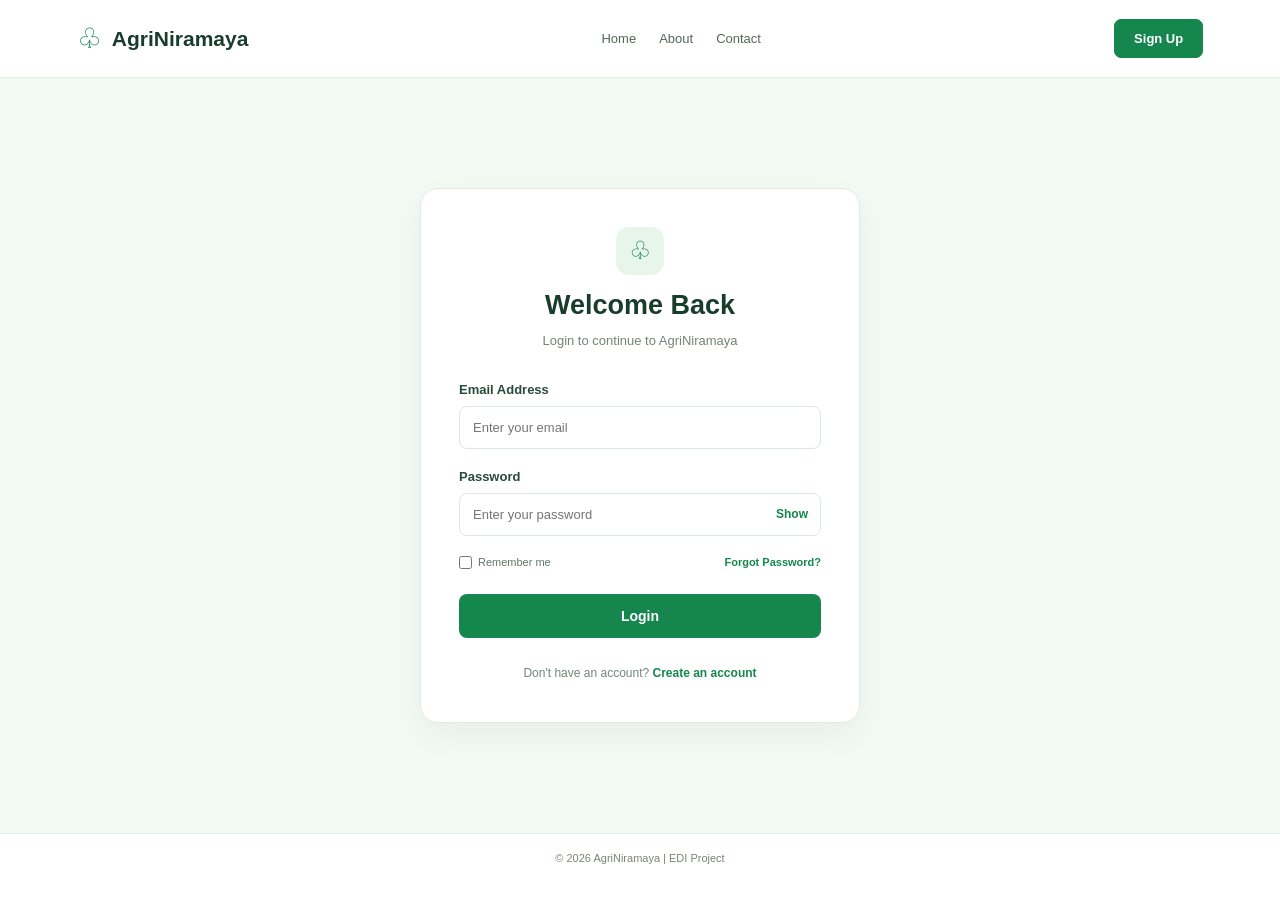
<file: login.html>
<!DOCTYPE html>
<html lang="en">

<head>
    <meta charset="UTF-8">
    <meta name="viewport" content="width=device-width, initial-scale=1.0">

    <title>Login | AgriNiramaya</title>

    <link rel="stylesheet" href="css/style.css">
</head>

<body>

    <header class="navbar">

        <a href="index.html" class="logo">
            <span class="logo-icon">♧</span>
            <h2>AgriNiramaya</h2>
        </a>

        <nav class="nav-links">
            <a href="index.html">Home</a>
            <a href="about.html">About</a>
            <a href="contact.html">Contact</a>
        </nav>

        <div class="nav-buttons">
            <a href="signup.html" class="btn btn-primary">Sign Up</a>
        </div>

    </header>

    <main class="auth-section">

        <div class="auth-card">

            <div class="auth-heading">
                <span class="auth-icon">♧</span>
                <h1>Welcome Back</h1>
                <p>Login to continue to AgriNiramaya</p>
            </div>

            <form class="auth-form" action="/login" method="POST">

                <div class="form-group">
                    <label for="email">Email Address</label>

                    <input
                        type="email"
                        id="email"
                        name="email"
                        placeholder="Enter your email"
                        autocomplete="email"
                        required
                    >
                </div>

                <div class="form-group">
                    <label for="password">Password</label>

                    <div class="password-field">

                        <input
                            type="password"
                            id="password"
                            name="password"
                            placeholder="Enter your password"
                            autocomplete="current-password"
                            required
                        >

                        <button
                            type="button"
                            id="togglePassword"
                            class="password-toggle"
                        >
                            Show
                        </button>

                    </div>
                </div>

                <div class="form-options">

                    <label class="remember-option">
                        <input type="checkbox" name="remember">
                        Remember me
                    </label>

                    <a href="forget-password.html">
                        Forgot Password?
                    </a>

                </div>

                <button type="submit" class="login-button">
                    Login
                </button>

            </form>

            <p class="auth-footer">
                Don't have an account?
                <a href="signup.html">Create an account</a>
            </p>

        </div>

    </main>

    <footer class="auth-bottom">
        © 2026 AgriNiramaya | EDI Project
    </footer>

    <script src="js/script.js"></script>

</body>

</html>
</file>
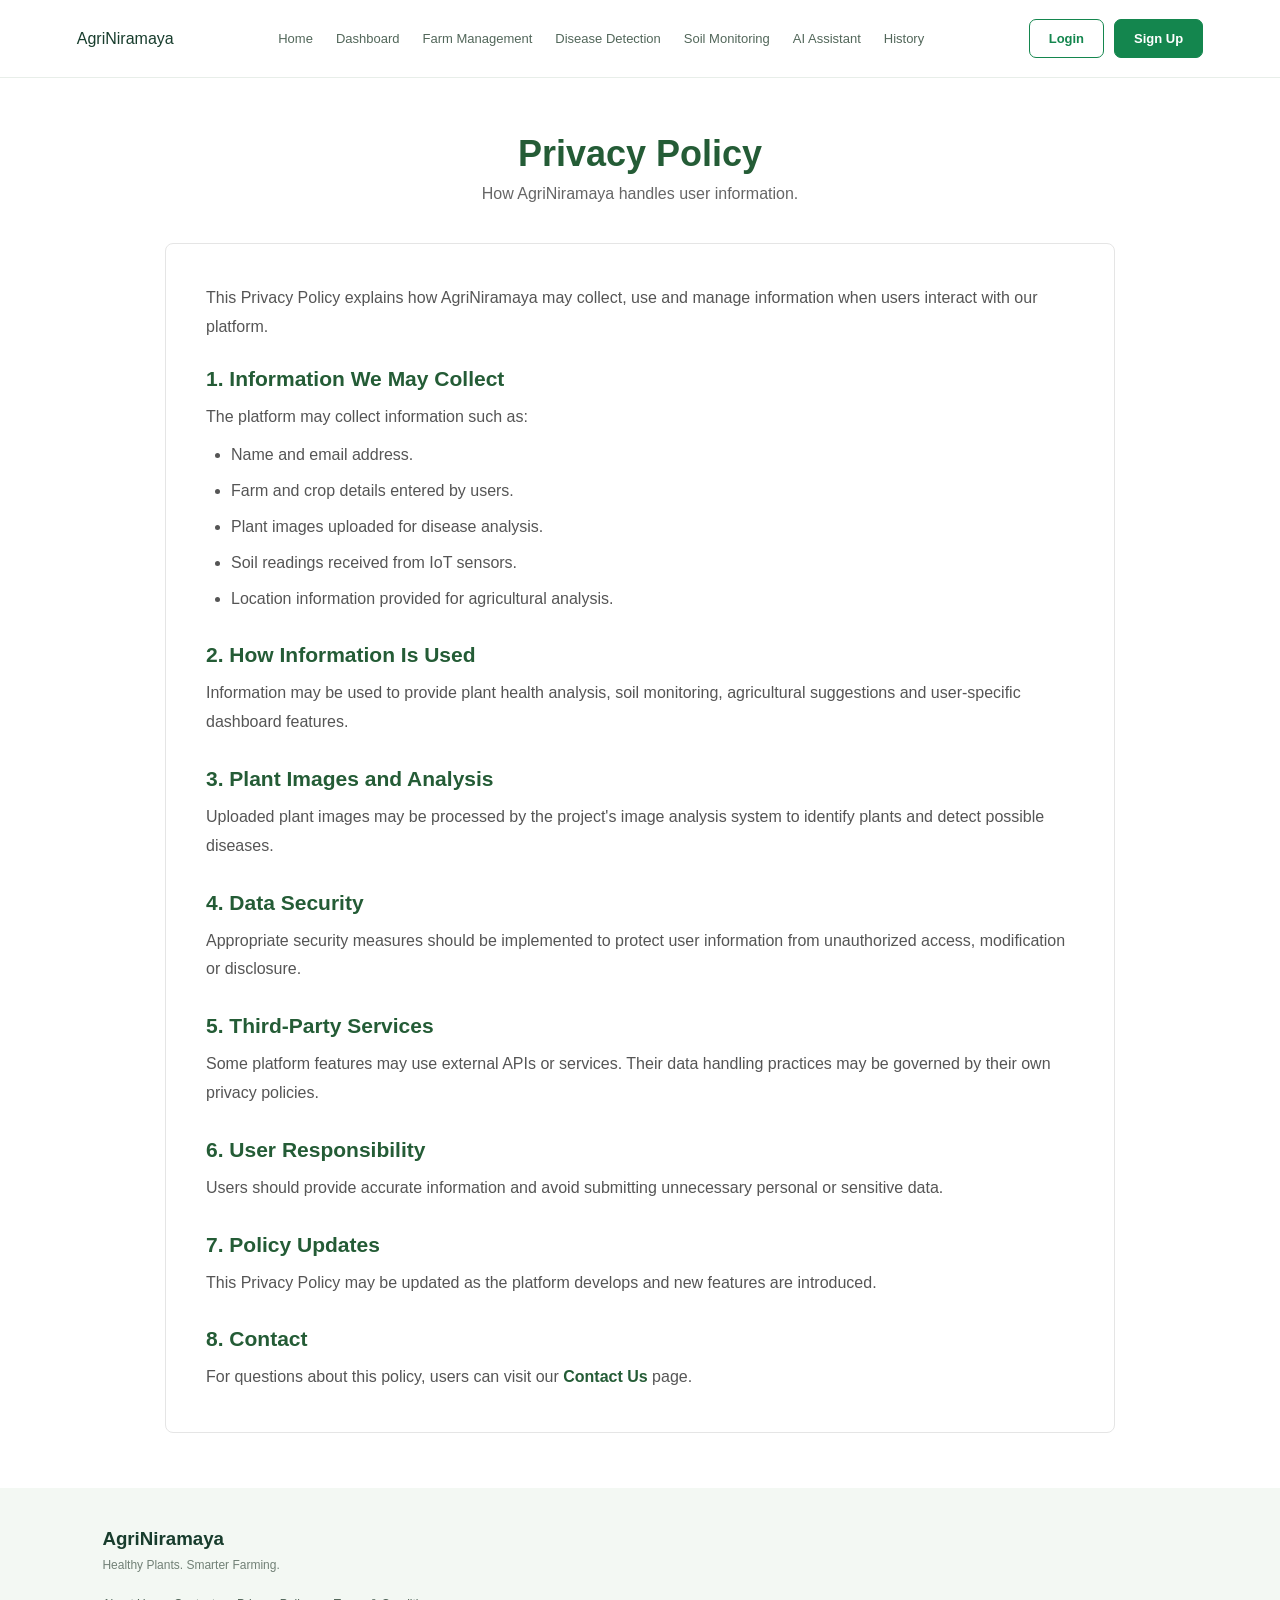
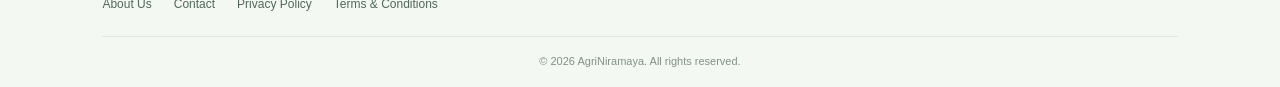
<file: privacy.html>
<!DOCTYPE html>
<html lang="en">
<head>
    <meta charset="UTF-8">
    <meta name="viewport" content="width=device-width, initial-scale=1.0">
    <title>Privacy Policy | AgriNiramaya</title>
    <link rel="stylesheet" href="css/style.css">
</head>
<body>

    <header class="navbar">
        <a href="index.html" class="logo">AgriNiramaya</a>

        <nav class="nav-links">
            <a href="index.html">Home</a>
            <a href="dashboard.html">Dashboard</a>
            <a href="farm.html">Farm Management</a>
            <a href="disease-detection.html">Disease Detection</a>
            <a href="soil-monitoring.html">Soil Monitoring</a>
            <a href="assistant.html">AI Assistant</a>
            <a href="history.html">History</a>
        </nav>

        <div class="nav-buttons">
            <a href="login.html" class="btn btn-outline">Login</a>
            <a href="signup.html" class="btn btn-primary">Sign Up</a>
        </div>
    </header>

    <main class="policy-container">

        <section class="policy-heading">
            <h1>Privacy Policy</h1>
            <p>How AgriNiramaya handles user information.</p>
        </section>

        <section class="policy-content">

            <p>
                This Privacy Policy explains how AgriNiramaya may
                collect, use and manage information when users
                interact with our platform.
            </p>

            <h2>1. Information We May Collect</h2>
            <p>
                The platform may collect information such as:
            </p>
            <ul>
                <li>Name and email address.</li>
                <li>Farm and crop details entered by users.</li>
                <li>Plant images uploaded for disease analysis.</li>
                <li>Soil readings received from IoT sensors.</li>
                <li>Location information provided for agricultural analysis.</li>
            </ul>

            <h2>2. How Information Is Used</h2>
            <p>
                Information may be used to provide plant health
                analysis, soil monitoring, agricultural suggestions
                and user-specific dashboard features.
            </p>

            <h2>3. Plant Images and Analysis</h2>
            <p>
                Uploaded plant images may be processed by the
                project's image analysis system to identify plants
                and detect possible diseases.
            </p>

            <h2>4. Data Security</h2>
            <p>
                Appropriate security measures should be implemented
                to protect user information from unauthorized access,
                modification or disclosure.
            </p>

            <h2>5. Third-Party Services</h2>
            <p>
                Some platform features may use external APIs or
                services. Their data handling practices may be
                governed by their own privacy policies.
            </p>

            <h2>6. User Responsibility</h2>
            <p>
                Users should provide accurate information and avoid
                submitting unnecessary personal or sensitive data.
            </p>

            <h2>7. Policy Updates</h2>
            <p>
                This Privacy Policy may be updated as the platform
                develops and new features are introduced.
            </p>

            <h2>8. Contact</h2>
            <p>
                For questions about this policy, users can visit
                our <a href="contact.html">Contact Us</a> page.
            </p>

        </section>

    </main>

    <footer class="footer">
        <div class="footer-brand">
            <h3>AgriNiramaya</h3>
            <p>Healthy Plants. Smarter Farming.</p>
        </div>

        <div class="footer-links">
            <a href="about.html">About Us</a>
            <a href="contact.html">Contact</a>
            <a href="privacy.html">Privacy Policy</a>
            <a href="terms.html">Terms & Conditions</a>
        </div>

        <p class="copyright">
            © 2026 AgriNiramaya. All rights reserved.
        </p>
    </footer>

</body>
</html>
</file>
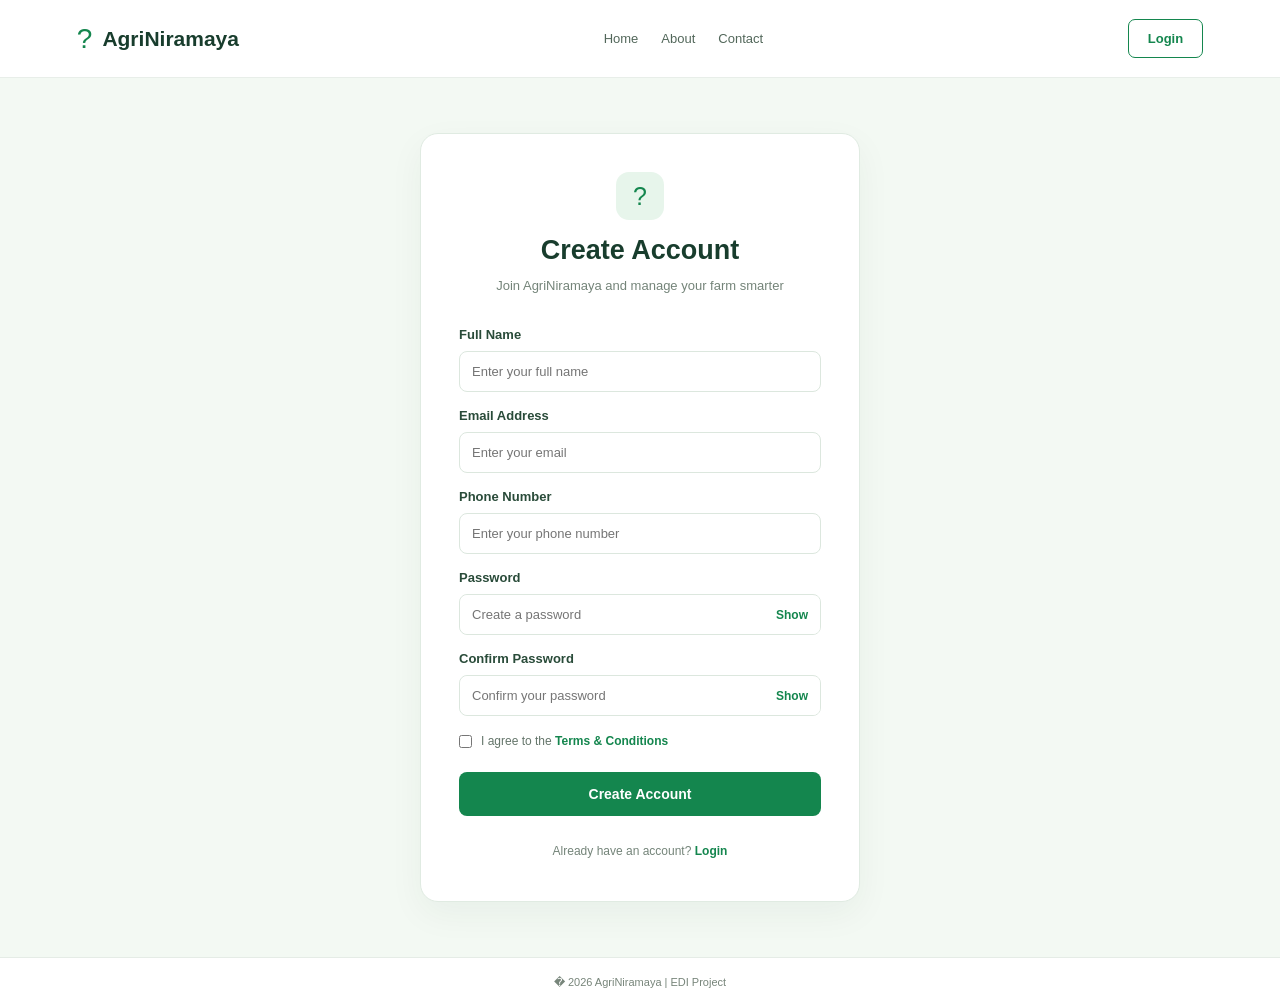
<file: signup.html>
<!DOCTYPE html>
<html lang="en">

<head>
    <meta charset="UTF-8">
    <meta name="viewport" content="width=device-width, initial-scale=1.0">

    <title>Sign Up | AgriNiramaya</title>

    <link rel="stylesheet" href="css/style.css">
</head>

<body>

    <header class="navbar">

        <a href="index.html" class="logo">
            <span class="logo-icon">?</span>
            <h2>AgriNiramaya</h2>
        </a>

        <nav class="nav-links">
            <a href="index.html">Home</a>
            <a href="about.html">About</a>
            <a href="contact.html">Contact</a>
        </nav>

        <div class="nav-buttons">
            <a href="login.html" class="btn btn-outline">Login</a>
        </div>

    </header>

    <main class="auth-section">

        <div class="auth-card">

            <div class="auth-heading">
                <span class="auth-icon">?</span>
                <h1>Create Account</h1>
                <p>Join AgriNiramaya and manage your farm smarter</p>
            </div>

            <form class="auth-form" id="signupForm" action="/signup" method="POST">

                <div class="form-group">
                    <label for="fullName">Full Name</label>

                    <input
                        type="text"
                        id="fullName"
                        name="full_name"
                        placeholder="Enter your full name"
                        autocomplete="name"
                        required
                    >
                </div>

                <div class="form-group">
                    <label for="signupEmail">Email Address</label>

                    <input
                        type="email"
                        id="signupEmail"
                        name="email"
                        placeholder="Enter your email"
                        autocomplete="email"
                        required
                    >
                </div>

                <div class="form-group">
                    <label for="phone">Phone Number</label>

                    <input
                        type="tel"
                        id="phone"
                        name="phone"
                        placeholder="Enter your phone number"
                        autocomplete="tel"
                        required
                    >
                </div>

                <div class="form-group">
                    <label for="signupPassword">Password</label>

                    <div class="password-field">

                        <input
                            type="password"
                            id="signupPassword"
                            name="password"
                            placeholder="Create a password"
                            minlength="8"
                            autocomplete="new-password"
                            required
                        >

                        <button
                            type="button"
                            class="password-toggle"
                            id="toggleSignupPassword"
                        >
                            Show
                        </button>

                    </div>
                </div>

                <div class="form-group">
                    <label for="confirmPassword">Confirm Password</label>

                    <div class="password-field">

                        <input
                            type="password"
                            id="confirmPassword"
                            name="confirm_password"
                            placeholder="Confirm your password"
                            autocomplete="new-password"
                            required
                        >

                        <button
                            type="button"
                            class="password-toggle"
                            id="toggleConfirmPassword"
                        >
                            Show
                        </button>

                    </div>
                </div>

                <label class="terms-option">
                    <input type="checkbox" id="terms" required>

                    <span>
                        I agree to the
                        <a href="terms.html">Terms & Conditions</a>
                    </span>
                </label>

                <button type="submit" class="login-button">
                    Create Account
                </button>

            </form>

            <p class="auth-footer">
                Already have an account?
                <a href="login.html">Login</a>
            </p>

        </div>

    </main>

    <footer class="auth-bottom">
        � 2026 AgriNiramaya | EDI Project
    </footer>

</body>

</html>
</file>
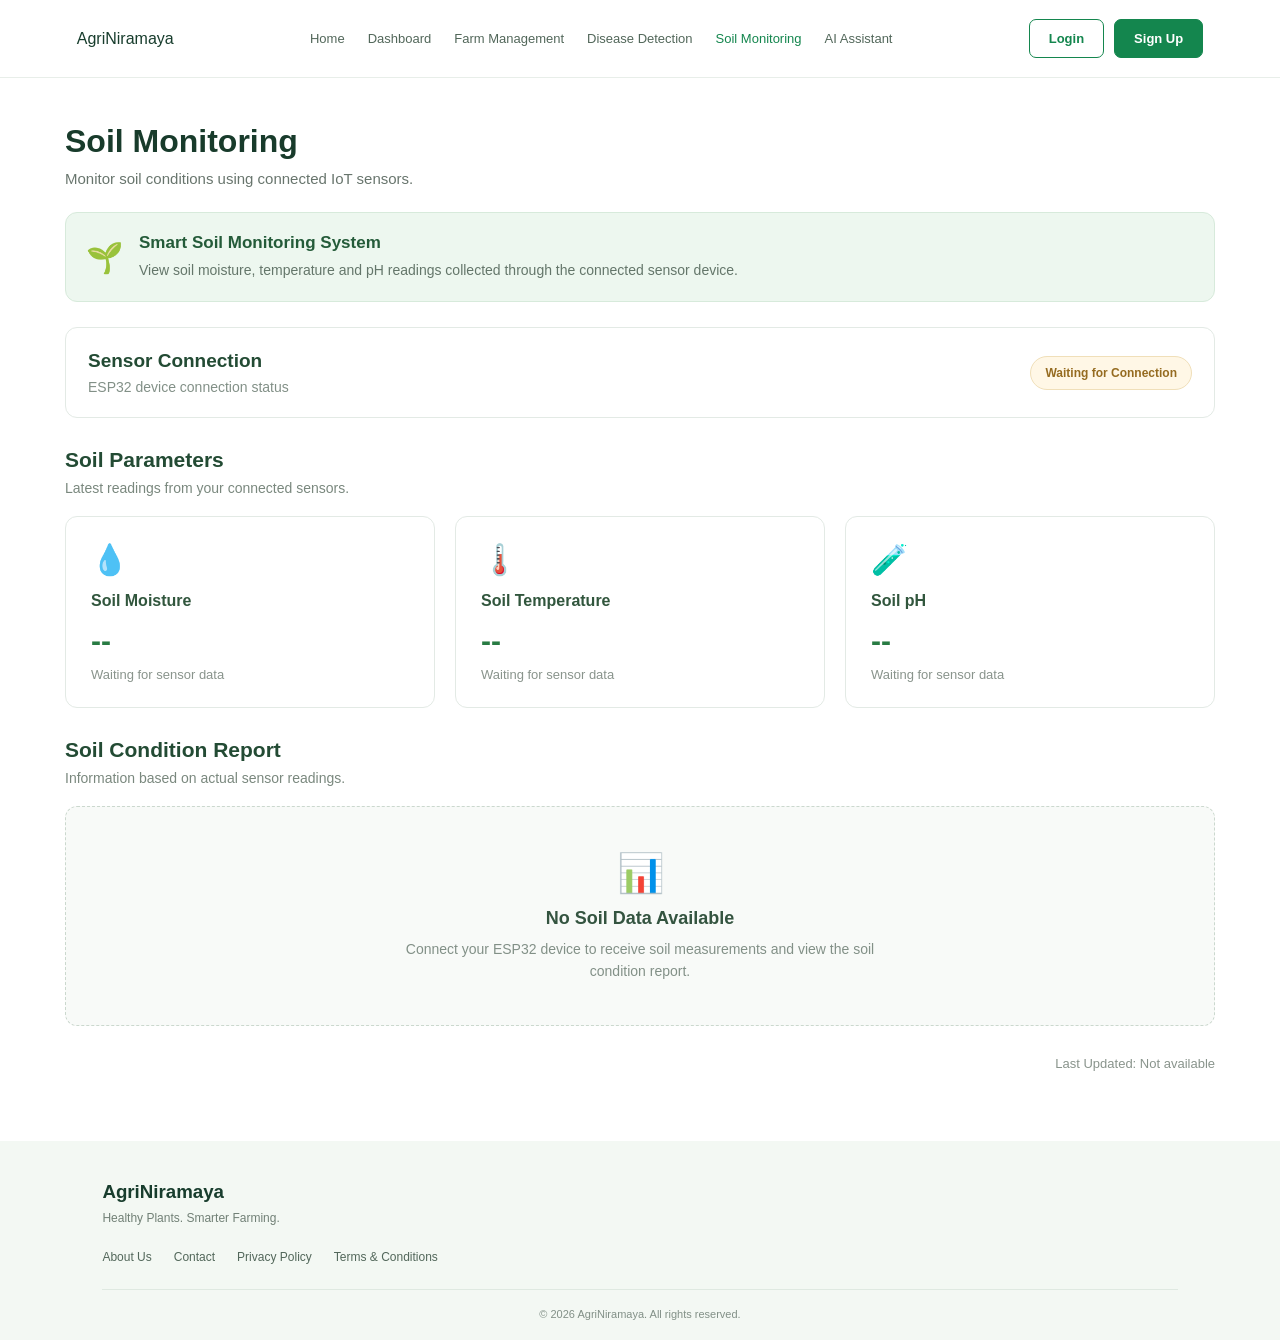
<file: soil-monitoring.html>
<!DOCTYPE html>
<html lang="en">
<head>
    <meta charset="UTF-8">
    <meta name="viewport" content="width=device-width, initial-scale=1.0">
    <title>Soil Monitoring | AgriNiramaya</title>
    <link rel="stylesheet" href="css/style.css">
</head>
<body>

    <header class="navbar">
        <a href="index.html" class="logo">AgriNiramaya</a>

        <nav class="nav-links">
            <a href="index.html">Home</a>
            <a href="dashboard.html">Dashboard</a>
            <a href="farm.html">Farm Management</a>
            <a href="disease-detection.html">Disease Detection</a>
            <a href="soil-monitoring.html" class="active">Soil Monitoring</a>
            <a href="assistant.html">AI Assistant</a>
        </nav>

        <div class="nav-buttons">
            <a href="login.html" class="btn btn-outline">Login</a>
            <a href="signup.html" class="btn btn-primary">Sign Up</a>
        </div>
    </header>

    <main class="soil-container">

        <section class="soil-heading">
            <h1>Soil Monitoring</h1>
            <p>Monitor soil conditions using connected IoT sensors.</p>
        </section>

        <section class="soil-info-banner">
            <div class="soil-banner-icon">🌱</div>
            <div>
                <h3>Smart Soil Monitoring System</h3>
                <p>View soil moisture, temperature and pH readings collected through the connected sensor device.</p>
            </div>
        </section>

        <section class="sensor-connection-panel">
            <div>
                <h2>Sensor Connection</h2>
                <p>ESP32 device connection status</p>
            </div>

            <span class="sensor-offline">Waiting for Connection</span>
        </section>

        <section class="soil-readings-section">

            <div class="soil-section-heading">
                <h2>Soil Parameters</h2>
                <p>Latest readings from your connected sensors.</p>
            </div>

            <div class="soil-readings-grid">

                <div class="soil-reading-card">
                    <div class="soil-reading-icon">💧</div>
                    <h3>Soil Moisture</h3>
                    <div class="soil-reading-value">--</div>
                    <p>Waiting for sensor data</p>
                </div>

                <div class="soil-reading-card">
                    <div class="soil-reading-icon">🌡️</div>
                    <h3>Soil Temperature</h3>
                    <div class="soil-reading-value">--</div>
                    <p>Waiting for sensor data</p>
                </div>

                <div class="soil-reading-card">
                    <div class="soil-reading-icon">🧪</div>
                    <h3>Soil pH</h3>
                    <div class="soil-reading-value">--</div>
                    <p>Waiting for sensor data</p>
                </div>

            </div>

        </section>

        <section class="soil-condition-section">

            <div class="soil-section-heading">
                <h2>Soil Condition Report</h2>
                <p>Information based on actual sensor readings.</p>
            </div>

            <div class="soil-empty-state">
                <div class="soil-empty-icon">📊</div>
                <h3>No Soil Data Available</h3>
                <p>Connect your ESP32 device to receive soil measurements and view the soil condition report.</p>
            </div>

        </section>

        <section class="soil-last-update">
            <p>Last Updated: Not available</p>
        </section>

    </main>

    <footer class="footer">
        <div class="footer-brand">
            <h3>AgriNiramaya</h3>
            <p>Healthy Plants. Smarter Farming.</p>
        </div>

        <div class="footer-links">
            <a href="about.html">About Us</a>
            <a href="contact.html">Contact</a>
            <a href="privacy.html">Privacy Policy</a>
            <a href="terms.html">Terms & Conditions</a>
        </div>

        <p class="copyright">© 2026 AgriNiramaya. All rights reserved.</p>
    </footer>

</body>
</html>
</file>
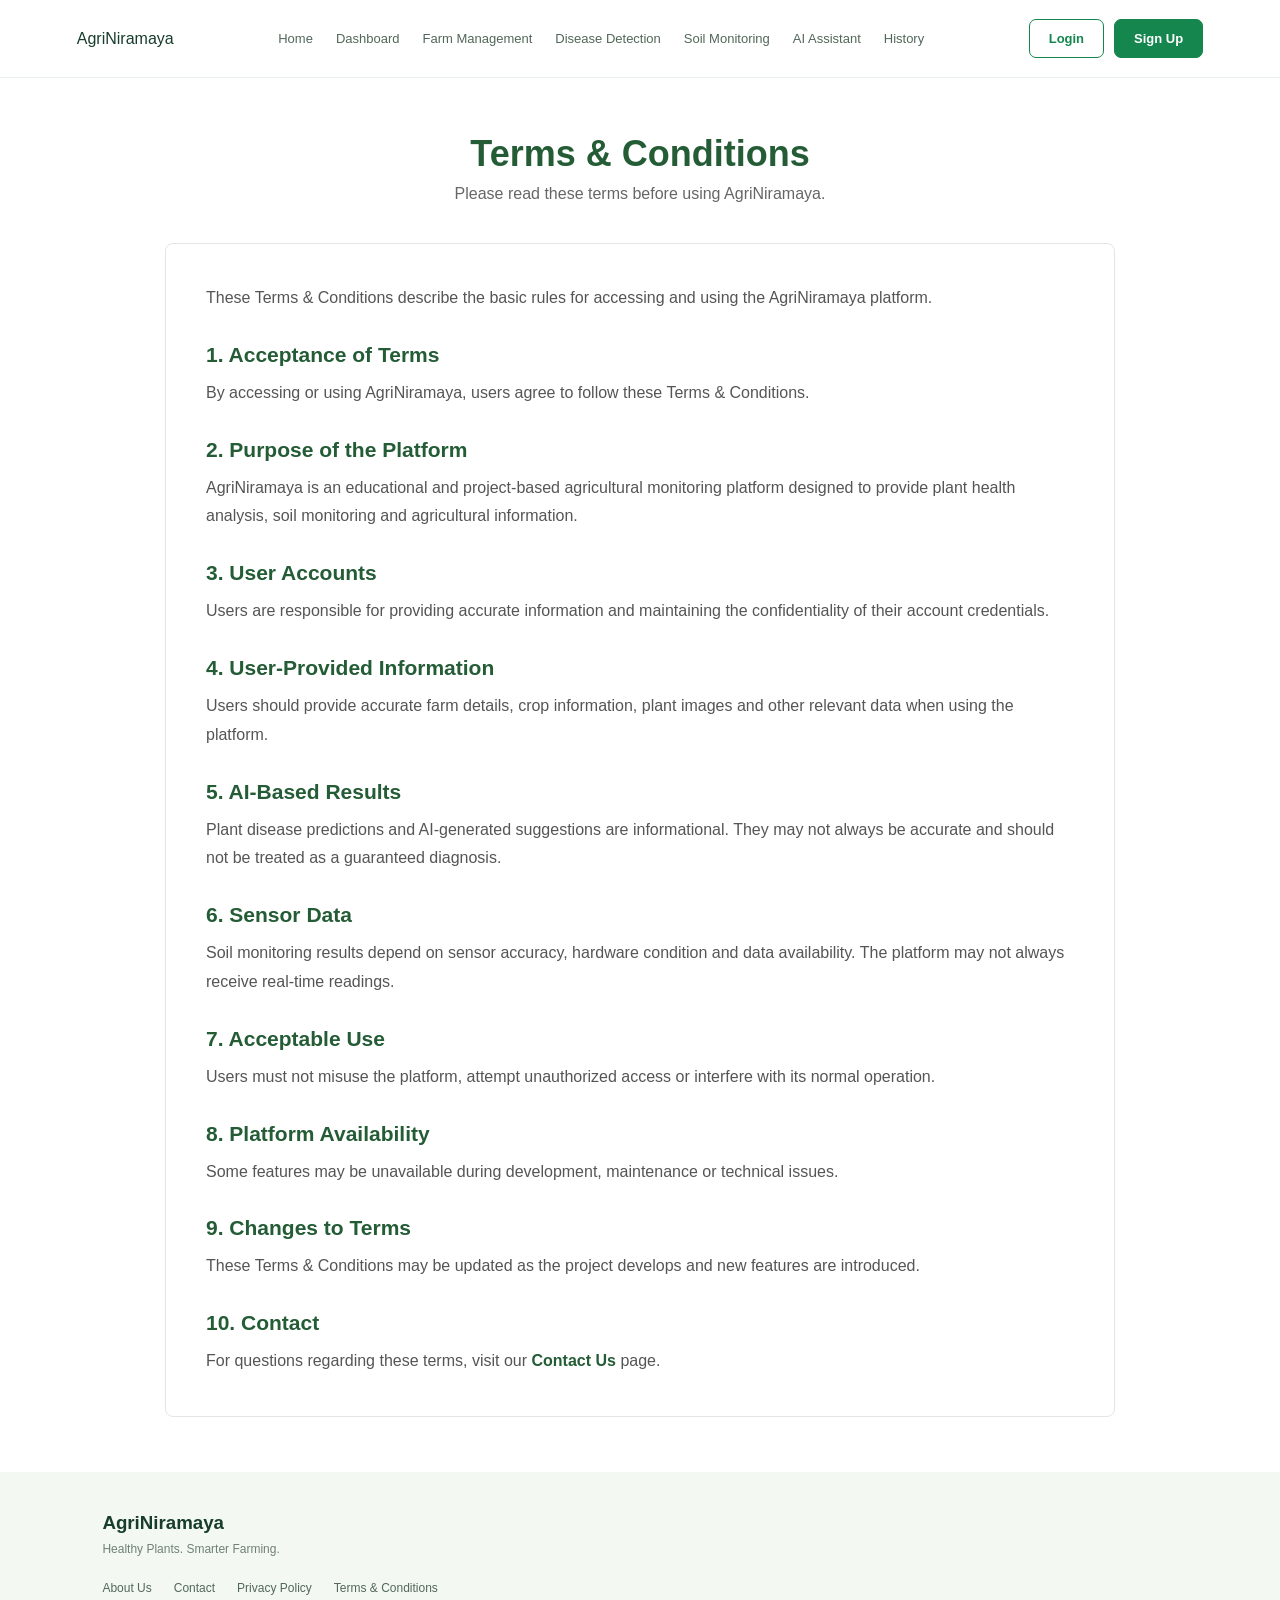
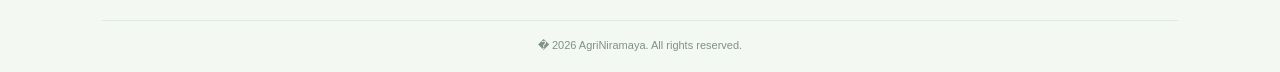
<file: terms.html>
<!DOCTYPE html>
<html lang="en">
<head>
    <meta charset="UTF-8">
    <meta name="viewport" content="width=device-width, initial-scale=1.0">
    <title>Terms & Conditions | AgriNiramaya</title>
    <link rel="stylesheet" href="css/style.css">
</head>
<body>

    <header class="navbar">
        <a href="index.html" class="logo">AgriNiramaya</a>

        <nav class="nav-links">
            <a href="index.html">Home</a>
            <a href="dashboard.html">Dashboard</a>
            <a href="farm.html">Farm Management</a>
            <a href="disease-detection.html">Disease Detection</a>
            <a href="soil-monitoring.html">Soil Monitoring</a>
            <a href="assistant.html">AI Assistant</a>
            <a href="history.html">History</a>
        </nav>

        <div class="nav-buttons">
            <a href="login.html" class="btn btn-outline">Login</a>
            <a href="signup.html" class="btn btn-primary">Sign Up</a>
        </div>
    </header>

    <main class="terms-container">

        <section class="terms-heading">
            <h1>Terms & Conditions</h1>
            <p>Please read these terms before using AgriNiramaya.</p>
        </section>

        <section class="terms-content">

            <p>
                These Terms & Conditions describe the basic rules
                for accessing and using the AgriNiramaya platform.
            </p>

            <h2>1. Acceptance of Terms</h2>
            <p>
                By accessing or using AgriNiramaya, users agree to
                follow these Terms & Conditions.
            </p>

            <h2>2. Purpose of the Platform</h2>
            <p>
                AgriNiramaya is an educational and project-based
                agricultural monitoring platform designed to provide
                plant health analysis, soil monitoring and
                agricultural information.
            </p>

            <h2>3. User Accounts</h2>
            <p>
                Users are responsible for providing accurate
                information and maintaining the confidentiality
                of their account credentials.
            </p>

            <h2>4. User-Provided Information</h2>
            <p>
                Users should provide accurate farm details, crop
                information, plant images and other relevant data
                when using the platform.
            </p>

            <h2>5. AI-Based Results</h2>
            <p>
                Plant disease predictions and AI-generated
                suggestions are informational. They may not
                always be accurate and should not be treated
                as a guaranteed diagnosis.
            </p>

            <h2>6. Sensor Data</h2>
            <p>
                Soil monitoring results depend on sensor accuracy,
                hardware condition and data availability.
                The platform may not always receive real-time readings.
            </p>

            <h2>7. Acceptable Use</h2>
            <p>
                Users must not misuse the platform, attempt
                unauthorized access or interfere with its normal
                operation.
            </p>

            <h2>8. Platform Availability</h2>
            <p>
                Some features may be unavailable during development,
                maintenance or technical issues.
            </p>

            <h2>9. Changes to Terms</h2>
            <p>
                These Terms & Conditions may be updated as the
                project develops and new features are introduced.
            </p>

            <h2>10. Contact</h2>
            <p>
                For questions regarding these terms, visit our
                <a href="contact.html">Contact Us</a> page.
            </p>

        </section>

    </main>

    <footer class="footer">
        <div class="footer-brand">
            <h3>AgriNiramaya</h3>
            <p>Healthy Plants. Smarter Farming.</p>
        </div>

        <div class="footer-links">
            <a href="about.html">About Us</a>
            <a href="contact.html">Contact</a>
            <a href="privacy.html">Privacy Policy</a>
            <a href="terms.html">Terms & Conditions</a>
        </div>

        <p class="copyright">
            � 2026 AgriNiramaya. All rights reserved.
        </p>
    </footer>

</body>
</html>
</file>
<file: css/style.css>
* {
    margin: 0;
    padding: 0;
    box-sizing: border-box;
}

body {
    font-family: Arial, sans-serif;
    background: #ffffff;
    color: #183d2d;
}

/* Navbar */

.navbar {
    min-height: 78px;
    padding: 0 6%;
    display: flex;
    align-items: center;
    justify-content: space-between;
    background: #ffffff;
    border-bottom: 1px solid #e8eee9;
}

.logo {
    display: flex;
    align-items: center;
    gap: 10px;
    text-decoration: none;
    color: #183d2d;
}

.logo h2 {
    font-size: 21px;
}

.logo-icon {
    color: #14864e;
    font-size: 28px;
}

.nav-links {
    display: flex;
    align-items: center;
    gap: 23px;
}

.nav-links a {
    color: #52675a;
    text-decoration: none;
    font-size: 13px;
    transition: 0.3s;
}

.nav-links a:hover,
.nav-links a.active {
    color: #14864e;
}

.nav-buttons {
    display: flex;
    gap: 10px;
}

/* Buttons */

.btn {
    display: inline-block;
    padding: 11px 19px;
    border-radius: 7px;
    text-decoration: none;
    font-size: 13px;
    font-weight: bold;
    transition: 0.3s;
}

.btn-primary {
    background: #14864e;
    color: white;
    border: 1px solid #14864e;
}

.btn-primary:hover {
    background: #106b3e;
}

.btn-outline {
    background: transparent;
    color: #14864e;
    border: 1px solid #14864e;
}

.btn-outline:hover {
    background: #eaf5ed;
}

/* Hero Section */

.hero {
    min-height: 590px;
    padding: 70px 8%;
    display: flex;
    align-items: center;
    justify-content: space-between;
    gap: 50px;
    background: #f3f9f3;
}

.hero-content {
    max-width: 550px;
}

.hero-label {
    display: inline-block;
    margin-bottom: 20px;
    padding: 8px 13px;
    border-radius: 20px;
    background: #e2f2e6;
    color: #14864e;
    font-size: 11px;
    font-weight: bold;
    letter-spacing: 1px;
}

.hero-content h1 {
    font-size: 49px;
    line-height: 1.2;
    margin-bottom: 20px;
    color: #183d2d;
}

.hero-content h1 span {
    color: #14864e;
}

.hero-content p {
    max-width: 490px;
    color: #687a6d;
    font-size: 15px;
    line-height: 1.8;
    margin-bottom: 27px;
}

.hero-buttons {
    display: flex;
    gap: 13px;
    margin-bottom: 25px;
}

.hero-points {
    display: flex;
    flex-wrap: wrap;
    gap: 22px;
    color: #52715c;
    font-size: 12px;
}

/* Hero Illustration */

.hero-visual {
    width: 440px;
    height: 390px;
    position: relative;
    display: flex;
    align-items: center;
    justify-content: center;
    background: #e1f0e2;
    border-radius: 48% 52% 40% 60%;
    overflow: hidden;
}

.sun {
    position: absolute;
    width: 90px;
    height: 90px;
    top: 40px;
    right: 65px;
    background: #f5d88a;
    border-radius: 50%;
}

.field {
    position: absolute;
    width: 120%;
    height: 115px;
    bottom: -35px;
    background: #8abf78;
    border-radius: 50% 50% 0 0;
}

.plant {
    position: absolute;
    bottom: 75px;
    left: 48%;
    z-index: 2;
}

.stem {
    width: 9px;
    height: 170px;
    background: #388b4c;
    border-radius: 10px;
}

.leaf {
    position: absolute;
    width: 65px;
    height: 32px;
    background: #48a95f;
    border-radius: 100% 0 100% 0;
}

.leaf-one {
    top: 45px;
    left: 5px;
    transform: rotate(-25deg);
}

.leaf-two {
    top: 85px;
    right: 5px;
    transform: rotate(110deg);
}

.leaf-three {
    top: 15px;
    right: 5px;
    transform: rotate(110deg);
}

.health-card,
.soil-card {
    position: absolute;
    z-index: 3;
    padding: 15px;
    background: white;
    border: 1px solid #e5eee6;
    border-radius: 12px;
    box-shadow: 0 8px 25px #183d2d12;
}

.health-card {
    top: 75px;
    left: 20px;
}

.soil-card {
    right: 15px;
    bottom: 65px;
}

.health-card small,
.soil-card small {
    color: #14864e;
    font-size: 9px;
    font-weight: bold;
}

.health-card h3,
.soil-card h3 {
    margin-top: 8px;
    font-size: 13px;
}

.health-card p {
    margin-top: 5px;
    color: #77857a;
    font-size: 10px;
}

/* Features Section */

.features-section {
    padding: 85px 8%;
    text-align: center;
}

.section-heading {
    max-width: 650px;
    margin: 0 auto 45px;
}

.section-heading span {
    color: #14864e;
    font-size: 11px;
    font-weight: bold;
    letter-spacing: 1.5px;
}

.section-heading h2 {
    margin: 13px 0;
    font-size: 32px;
    color: #183d2d;
}

.section-heading p {
    color: #718076;
    font-size: 14px;
    line-height: 1.7;
}

.features-container {
    display: grid;
    grid-template-columns: repeat(4, 1fr);
    gap: 20px;
}

.feature-card {
    padding: 27px 22px;
    text-align: left;
    background: white;
    border: 1px solid #e5eee6;
    border-radius: 13px;
    text-decoration: none;
    color: #183d2d;
    transition: 0.3s;
}

.feature-card:hover {
    transform: translateY(-6px);
    border-color: #14864e;
    box-shadow: 0 10px 25px #183d2d10;
}

.feature-icon {
    width: 46px;
    height: 46px;
    display: flex;
    align-items: center;
    justify-content: center;
    margin-bottom: 20px;
    background: #e8f5eb;
    color: #14864e;
    border-radius: 10px;
    font-size: 24px;
}

.feature-card h3 {
    margin-bottom: 12px;
    font-size: 17px;
}

.feature-card p {
    min-height: 75px;
    color: #718076;
    font-size: 12px;
    line-height: 1.7;
}

.card-link {
    display: inline-block;
    margin-top: 17px;
    color: #14864e;
    font-size: 12px;
    font-weight: bold;
}

/* CTA Section */

.cta-section {
    margin: 20px 8% 75px;
    padding: 45px;
    display: flex;
    align-items: center;
    justify-content: space-between;
    gap: 25px;
    background: #176c43;
    border-radius: 15px;
    color: white;
}

.cta-content h2 {
    margin-bottom: 12px;
    font-size: 26px;
}

.cta-content p {
    color: #d6e9dc;
    font-size: 13px;
    line-height: 1.7;
}

.btn-light {
    background: white;
    color: #176c43;
    white-space: nowrap;
}

.btn-light:hover {
    background: #eaf5ed;
}

/* Footer */

.footer {
    padding: 40px 8% 20px;
    background: #f3f8f3;
}

.footer-brand h3 {
    margin-bottom: 8px;
    color: #183d2d;
}

.footer-brand p {
    color: #718076;
    font-size: 12px;
}

.footer-links {
    display: flex;
    flex-wrap: wrap;
    gap: 22px;
    margin: 25px 0;
}

.footer-links a {
    color: #52675a;
    text-decoration: none;
    font-size: 12px;
}

.footer-links a:hover {
    color: #14864e;
}

.copyright {
    padding-top: 18px;
    border-top: 1px solid #dfe9e1;
    color: #829087;
    font-size: 11px;
    text-align: center;
}

/* Responsive Design */

@media (max-width: 1100px) {
    .nav-links {
        gap: 12px;
    }

    .nav-links a {
        font-size: 11px;
    }

    .hero-content h1 {
        font-size: 40px;
    }

    .features-container {
        grid-template-columns: repeat(2, 1fr);
    }
}

@media (max-width: 700px) {
    .navbar {
        padding: 18px 5%;
        flex-wrap: wrap;
        gap: 18px;
    }

    .nav-links {
        width: 100%;
        order: 3;
        overflow-x: auto;
        padding-bottom: 5px;
    }

    .nav-buttons {
        margin-left: auto;
    }

    .hero {
        padding: 55px 6%;
        flex-direction: column;
        align-items: flex-start;
    }

    .hero-content h1 {
        font-size: 35px;
    }

    .hero-visual {
        width: 100%;
        max-width: 440px;
        height: 330px;
        align-self: center;
    }

    .features-section {
        padding: 60px 6%;
    }

    .features-container {
        grid-template-columns: 1fr;
    }

    .cta-section {
        margin: 10px 6% 50px;
        padding: 30px;
        flex-direction: column;
        align-items: flex-start;
    }

    .footer {
        padding: 35px 6% 20px;
    }
}

/* LOGIN PAGE CSS */


.auth-section {
    min-height: calc(100vh - 145px);
    padding: 55px 20px;
    display: flex;
    justify-content: center;
    align-items: center;
    background: #f3f9f3;
}

.auth-card {
    width: 100%;
    max-width: 440px;
    padding: 38px;
    background: #ffffff;
    border: 1px solid #e0ebe2;
    border-radius: 18px;
    box-shadow: 0 12px 35px #183d2d0d;
}

.auth-heading {
    text-align: center;
    margin-bottom: 30px;
}

.auth-icon {
    display: inline-flex;
    width: 48px;
    height: 48px;
    justify-content: center;
    align-items: center;
    background: #e7f5eb;
    color: #14864e;
    border-radius: 13px;
    font-size: 25px;
    margin-bottom: 15px;
}

.auth-heading h1 {
    font-size: 27px;
    margin-bottom: 9px;
    color: #183d2d;
}

.auth-heading p {
    color: #748479;
    font-size: 13px;
}

.auth-form {
    display: flex;
    flex-direction: column;
    gap: 20px;
}

.form-group {
    display: flex;
    flex-direction: column;
    gap: 9px;
}

.form-group label {
    font-size: 13px;
    font-weight: bold;
    color: #294b39;
}

.form-group input {
    width: 100%;
    padding: 13px;
    border: 1px solid #dce7de;
    border-radius: 8px;
    outline: none;
    font-size: 13px;
    color: #183d2d;
    background: #ffffff;
}

.form-group input:focus {
    border-color: #14864e;
    box-shadow: 0 0 0 3px #14864e15;
}

.password-field {
    display: flex;
    align-items: center;
    border: 1px solid #dce7de;
    border-radius: 8px;
    overflow: hidden;
}

.password-field:focus-within {
    border-color: #14864e;
    box-shadow: 0 0 0 3px #14864e15;
}

.password-field input {
    border: none;
    box-shadow: none;
}

.password-field input:focus {
    box-shadow: none;
}

.password-toggle {
    padding: 12px;
    border: none;
    background: #ffffff;
    color: #14864e;
    font-size: 12px;
    font-weight: bold;
    cursor: pointer;
}

.form-options {
    display: flex;
    justify-content: space-between;
    align-items: center;
    gap: 10px;
    font-size: 11px;
}

.remember-option {
    display: flex;
    align-items: center;
    gap: 6px;
    color: #64756a;
}

.remember-option input {
    accent-color: #14864e;
}

.form-options a,
.auth-footer a {
    color: #14864e;
    text-decoration: none;
    font-weight: bold;
}

.form-options a:hover,
.auth-footer a:hover {
    text-decoration: underline;
}

.login-button {
    width: 100%;
    padding: 14px;
    border: none;
    border-radius: 8px;
    background: #14864e;
    color: #ffffff;
    font-size: 14px;
    font-weight: bold;
    cursor: pointer;
    transition: 0.3s;
}

.login-button:hover {
    background: #106b3e;
}

.auth-footer {
    text-align: center;
    margin-top: 25px;
    color: #748479;
    font-size: 12px;
}

.auth-bottom {
    padding: 18px;
    text-align: center;
    border-top: 1px solid #e5ece6;
    color: #77857a;
    font-size: 11px;
}

@media (max-width: 600px) {
    .auth-section {
        padding: 35px 18px;
    }

    .auth-card {
        padding: 27px 22px;
    }

    .auth-heading h1 {
        font-size: 24px;
    }
}
/* SIGNUP PAGE  */

/* Sign Up Page */

.terms-option {
    display: flex;
    align-items: flex-start;
    gap: 9px;
    color: #64756a;
    font-size: 12px;
    line-height: 1.6;
}

.terms-option input {
    margin-top: 3px;
    accent-color: #14864e;
}

.terms-option a {
    color: #14864e;
    text-decoration: none;
    font-weight: bold;
}

.terms-option a:hover {
    text-decoration: underline;
}

#signupForm {
    gap: 16px;
}

#signupForm .form-group input {
    padding: 12px;
}

#signupForm .login-button {
    margin-top: 5px;
}

@media (max-width: 600px) {
    #signupForm {
        gap: 14px;
    }
}
/* FORGET PASS */

/* Forgot Password Page */

.auth-heading p {
    line-height: 1.7;
}

.auth-form .login-button {
    margin-top: 5px;
}

.auth-card {
    transition: 0.3s;
}

.auth-footer {
    line-height: 1.8;
}
/* DASHBOARD PAGE  */


/* Dashboard Page */

.dashboard-container {
    max-width: 1250px;
    margin: auto;
    padding: 45px 5%;
    background: #f7faf7;
}

.dashboard-welcome {
    display: flex;
    justify-content: space-between;
    align-items: center;
    gap: 25px;
    margin-bottom: 35px;
}

.dashboard-label {
    color: #14864e;
    font-size: 11px;
    font-weight: bold;
    letter-spacing: 1.5px;
}

.dashboard-welcome h1 {
    color: #183d2d;
    font-size: 32px;
    margin: 12px 0;
}

.dashboard-welcome p {
    color: #748479;
    font-size: 14px;
    line-height: 1.7;
}

.overview-grid {
    display: grid;
    grid-template-columns: repeat(4, 1fr);
    gap: 20px;
    margin-bottom: 25px;
}

.overview-card {
    background: white;
    padding: 23px;
    border: 1px solid #e5eee6;
    border-radius: 13px;
    transition: 0.3s;
}

.overview-card:hover {
    transform: translateY(-4px);
    box-shadow: 0 10px 25px #183d2d0c;
}

.overview-icon {
    width: 42px;
    height: 42px;
    display: flex;
    align-items: center;
    justify-content: center;
    background: #eaf6ed;
    color: #14864e;
    border-radius: 10px;
    font-size: 22px;
    margin-bottom: 18px;
}

.overview-card p {
    color: #748479;
    font-size: 13px;
}

.overview-card h2 {
    color: #183d2d;
    font-size: 21px;
    margin: 10px 0;
}

.overview-card span {
    color: #9aa79d;
    font-size: 11px;
    line-height: 1.6;
}

.dashboard-main-grid {
    display: grid;
    grid-template-columns: 1.6fr 1fr;
    gap: 22px;
    margin-bottom: 25px;
}

.dashboard-panel {
    background: white;
    border: 1px solid #e5eee6;
    border-radius: 14px;
    padding: 25px;
    margin-bottom: 25px;
}

.dashboard-main-grid .dashboard-panel {
    margin-bottom: 0;
}

.panel-heading {
    display: flex;
    justify-content: space-between;
    align-items: center;
    gap: 15px;
    margin-bottom: 25px;
}

.panel-heading h2 {
    color: #183d2d;
    font-size: 18px;
    margin-bottom: 7px;
}

.panel-heading p {
    color: #8a998e;
    font-size: 12px;
}

.panel-heading a {
    color: #14864e;
    text-decoration: none;
    font-size: 12px;
    font-weight: bold;
    white-space: nowrap;
}

.panel-heading a:hover {
    text-decoration: underline;
}

/* Soil Monitoring */

.empty-data-grid {
    display: grid;
    grid-template-columns: repeat(3, 1fr);
    gap: 12px;
}

.empty-data-card {
    padding: 18px 13px;
    background: #f4f9f4;
    border-radius: 10px;
}

.empty-data-card span {
    color: #718176;
    font-size: 11px;
}

.empty-data-card h3 {
    color: #a0aca3;
    font-size: 25px;
    margin: 12px 0 7px;
}

.empty-data-card small {
    color: #9aa79d;
    font-size: 10px;
}

.sensor-status {
    display: flex;
    align-items: center;
    gap: 8px;
    margin-top: 20px;
    color: #748479;
    font-size: 11px;
}

.status-dot {
    width: 8px;
    height: 8px;
    background: #e2a23a;
    border-radius: 50%;
}

/* Plant Health */

.empty-health {
    text-align: center;
    padding: 15px 5px;
}

.empty-health-icon {
    width: 65px;
    height: 65px;
    display: flex;
    align-items: center;
    justify-content: center;
    margin: 0 auto 16px;
    border-radius: 50%;
    background: #eaf6ed;
    color: #14864e;
    font-size: 30px;
}

.empty-health h3,
.empty-state h3 {
    color: #294b39;
    font-size: 15px;
    margin-bottom: 10px;
}

.empty-health p,
.empty-state p {
    color: #829087;
    font-size: 12px;
    line-height: 1.8;
    max-width: 390px;
    margin: 0 auto 18px;
}

.panel-button {
    display: block;
    text-align: center;
    padding: 12px;
    background: #eaf6ed;
    color: #14864e;
    border-radius: 8px;
    text-decoration: none;
    font-size: 12px;
    font-weight: bold;
    transition: 0.3s;
}

.panel-button:hover {
    background: #d8efdf;
}

/* Recent Disease Detection */

.recent-detection {
    margin-bottom: 25px;
}

.empty-state {
    text-align: center;
    padding: 35px 20px;
    background: #f7faf7;
    border-radius: 12px;
}

.empty-state-icon {
    display: block;
    color: #14864e;
    font-size: 35px;
    margin-bottom: 12px;
}

/* Quick Actions */

.quick-actions-section {
    margin-bottom: 25px;
}

.quick-actions-grid {
    display: grid;
    grid-template-columns: repeat(4, 1fr);
    gap: 18px;
}

.quick-action-card {
    padding: 22px;
    background: white;
    border: 1px solid #e5eee6;
    border-radius: 12px;
    text-decoration: none;
    transition: 0.3s;
}

.quick-action-card:hover {
    transform: translateY(-4px);
    border-color: #b8d9c1;
    box-shadow: 0 10px 25px #183d2d0c;
}

.quick-action-card span {
    display: inline-flex;
    width: 40px;
    height: 40px;
    align-items: center;
    justify-content: center;
    background: #eaf6ed;
    color: #14864e;
    border-radius: 10px;
    font-size: 21px;
    margin-bottom: 15px;
}

.quick-action-card h3 {
    color: #183d2d;
    font-size: 14px;
    margin-bottom: 8px;
}

.quick-action-card p {
    color: #8a998e;
    font-size: 11px;
    line-height: 1.6;
}

/* Recent Activity */

.activity-section {
    margin-bottom: 10px;
}

/* Responsive Design */

@media (max-width: 1000px) {

    .overview-grid {
        grid-template-columns: repeat(2, 1fr);
    }

    .quick-actions-grid {
        grid-template-columns: repeat(2, 1fr);
    }

    .dashboard-main-grid {
        grid-template-columns: 1fr;
    }

}

@media (max-width: 650px) {

    .dashboard-container {
        padding: 30px 18px;
    }

    .dashboard-welcome {
        flex-direction: column;
        align-items: flex-start;
    }

    .dashboard-welcome h1 {
        font-size: 25px;
    }

    .overview-grid {
        grid-template-columns: repeat(2, 1fr);
        gap: 12px;
    }

    .overview-card {
        padding: 16px;
    }

    .overview-card h2 {
        font-size: 17px;
    }

    .dashboard-panel {
        padding: 18px;
    }

    .empty-data-grid {
        grid-template-columns: 1fr;
    }

    .quick-actions-grid {
        grid-template-columns: 1fr 1fr;
        gap: 12px;
    }

    .quick-action-card {
        padding: 15px;
    }

    .panel-heading {
        align-items: flex-start;
    }

}

/* Farm Management Page */

.farm-container {
    width: 90%;
    max-width: 1150px;
    margin: 45px auto 70px;
}

.farm-heading {
    margin-bottom: 25px;
}

.farm-heading h1 {
    font-size: 32px;
    color: #183b2b;
    margin-bottom: 10px;
}

.farm-heading p {
    color: #68756d;
    font-size: 15px;
}

.farm-info-banner {
    display: flex;
    align-items: center;
    gap: 16px;
    background: #edf7ef;
    border: 1px solid #d7eadb;
    border-radius: 12px;
    padding: 20px;
    margin-bottom: 30px;
}

.farm-banner-icon {
    font-size: 28px;
}

.farm-info-banner h3 {
    color: #245b39;
    font-size: 17px;
    margin-bottom: 5px;
}

.farm-info-banner p {
    color: #64766a;
    font-size: 14px;
    line-height: 1.5;
}

.farm-form-section {
    background: #ffffff;
    border: 1px solid #e3eae5;
    border-radius: 14px;
    padding: 28px;
    margin-bottom: 25px;
}

.farm-section-heading {
    color: #234b34;
    font-size: 20px;
    margin-bottom: 22px;
}

.farm-form-grid {
    display: grid;
    grid-template-columns: repeat(2, 1fr);
    gap: 22px;
}

.farm-field {
    display: flex;
    flex-direction: column;
    gap: 9px;
}

.farm-label {
    color: #354b3d;
    font-size: 14px;
    font-weight: 600;
}

.farm-field input,
.farm-field select {
    width: 100%;
    padding: 12px 14px;
    border: 1px solid #d8e1da;
    border-radius: 8px;
    background: #ffffff;
    color: #263b2e;
    font-size: 14px;
    outline: none;
    transition: border-color 0.2s, box-shadow 0.2s;
}

.farm-field input:focus,
.farm-field select:focus {
    border-color: #398b54;
    box-shadow: 0 0 0 3px rgba(57, 139, 84, 0.1);
}

.farm-field input::placeholder {
    color: #a0aaa3;
}

.farm-input-note {
    color: #89948c;
    font-size: 12px;
}

.farm-divider {
    border: none;
    border-top: 1px solid #e8eee9;
    margin: 25px 0;
}

.farm-form-actions {
    display: flex;
    justify-content: flex-end;
    gap: 12px;
    margin-top: 25px;
}

.farm-reset-btn,
.farm-submit-btn {
    padding: 12px 22px;
    border-radius: 8px;
    font-size: 14px;
    font-weight: 600;
    cursor: pointer;
    transition: 0.2s;
}

.farm-reset-btn {
    background: #ffffff;
    color: #526257;
    border: 1px solid #d6dfd8;
}

.farm-reset-btn:hover {
    background: #f3f6f3;
}

.farm-submit-btn {
    background: #287b43;
    color: #ffffff;
    border: 1px solid #287b43;
}

.farm-submit-btn:hover {
    background: #206537;
}

.farm-empty-section {
    text-align: center;
    background: #f8faf8;
    border: 1px dashed #cbd8ce;
    border-radius: 12px;
    padding: 35px 20px;
    margin-top: 25px;
}

.farm-empty-icon {
    font-size: 35px;
    margin-bottom: 12px;
}

.farm-empty-section h3 {
    color: #345440;
    font-size: 18px;
    margin-bottom: 8px;
}

.farm-empty-section p {
    color: #829087;
    font-size: 14px;
    line-height: 1.5;
}

/* Responsive Design */

@media (max-width: 768px) {
    .farm-container {
        width: 92%;
        margin-top: 30px;
    }

    .farm-heading h1 {
        font-size: 26px;
    }

    .farm-form-section {
        padding: 20px;
    }

    .farm-form-grid {
        grid-template-columns: 1fr;
        gap: 18px;
    }

    .farm-form-actions {
        flex-direction: column;
    }

    .farm-reset-btn,
    .farm-submit-btn {
        width: 100%;
    }
}

@media (max-width: 480px) {
    .farm-info-banner {
        align-items: flex-start;
        padding: 15px;
    }

    .farm-section-heading {
        font-size: 18px;
    }
}

/* Disease Detection Page */

.disease-container {
    width: 90%;
    max-width: 1150px;
    margin: 45px auto 70px;
}

.disease-heading {
    margin-bottom: 25px;
}

.disease-heading h1 {
    color: #183b2b;
    font-size: 32px;
    margin-bottom: 10px;
}

.disease-heading p {
    color: #68756d;
    font-size: 15px;
}

.disease-info-banner {
    display: flex;
    align-items: center;
    gap: 16px;
    padding: 20px;
    background: #edf7ef;
    border: 1px solid #d7eadb;
    border-radius: 12px;
    margin-bottom: 30px;
}

.disease-banner-icon {
    font-size: 30px;
}

.disease-info-banner h3 {
    color: #245b39;
    font-size: 17px;
    margin-bottom: 6px;
}

.disease-info-banner p {
    color: #64766a;
    font-size: 14px;
    line-height: 1.6;
}

.disease-upload-section,
.disease-result-section {
    background: #ffffff;
    border: 1px solid #e3eae5;
    border-radius: 14px;
    padding: 28px;
    margin-bottom: 25px;
}

.disease-section-heading {
    margin-bottom: 22px;
}

.disease-section-heading h2 {
    color: #234b34;
    font-size: 21px;
    margin-bottom: 8px;
}

.disease-section-heading p {
    color: #7a887e;
    font-size: 14px;
}

.disease-upload-box {
    display: flex;
    flex-direction: column;
    align-items: center;
    justify-content: center;
    min-height: 220px;
    padding: 25px;
    background: #f8fbf8;
    border: 2px dashed #b9d2bf;
    border-radius: 12px;
    text-align: center;
    cursor: pointer;
    transition: 0.2s;
}

.disease-upload-box:hover {
    background: #f0f8f1;
    border-color: #398b54;
}

.upload-icon {
    font-size: 42px;
    margin-bottom: 14px;
}

.disease-upload-box h3 {
    color: #31563d;
    font-size: 18px;
    margin-bottom: 8px;
}

.disease-upload-box p {
    color: #68776c;
    font-size: 14px;
    margin-bottom: 9px;
}

.disease-upload-box span {
    color: #929d94;
    font-size: 12px;
}

.disease-image-preview {
    display: flex;
    align-items: center;
    justify-content: center;
    min-height: 80px;
    margin-top: 18px;
    border-radius: 10px;
    background: #f8faf8;
    color: #879289;
    font-size: 14px;
    overflow: hidden;
}

.disease-analyze-btn {
    display: block;
    width: 100%;
    padding: 13px;
    margin-top: 20px;
    background: #287b43;
    color: #ffffff;
    border: none;
    border-radius: 8px;
    font-size: 15px;
    font-weight: 600;
    cursor: pointer;
    transition: 0.2s;
}

.disease-analyze-btn:hover {
    background: #206537;
}

.disease-empty-state {
    display: flex;
    flex-direction: column;
    align-items: center;
    justify-content: center;
    min-height: 210px;
    padding: 25px;
    background: #f8faf8;
    border: 1px dashed #cbd8ce;
    border-radius: 12px;
    text-align: center;
}

.result-icon {
    font-size: 38px;
    margin-bottom: 12px;
}

.disease-empty-state h3 {
    color: #345440;
    font-size: 18px;
    margin-bottom: 8px;
}

.disease-empty-state p {
    max-width: 450px;
    color: #829087;
    font-size: 14px;
    line-height: 1.6;
}

.disease-features {
    margin-top: 35px;
}

.disease-features > h2 {
    color: #234b34;
    font-size: 22px;
    margin-bottom: 20px;
}

.disease-feature-grid {
    display: grid;
    grid-template-columns: repeat(3, 1fr);
    gap: 20px;
}

.disease-feature-card {
    padding: 24px;
    background: #ffffff;
    border: 1px solid #e3eae5;
    border-radius: 12px;
    transition: 0.2s;
}

.disease-feature-card:hover {
    border-color: #a8cbb0;
    transform: translateY(-3px);
}

.disease-feature-card > div {
    font-size: 30px;
    margin-bottom: 14px;
}

.disease-feature-card h3 {
    color: #31563d;
    font-size: 17px;
    margin-bottom: 9px;
}

.disease-feature-card p {
    color: #758279;
    font-size: 14px;
    line-height: 1.6;
}

/* Responsive Design */

@media (max-width: 768px) {
    .disease-container {
        width: 92%;
        margin-top: 30px;
    }

    .disease-heading h1 {
        font-size: 26px;
    }

    .disease-feature-grid {
        grid-template-columns: 1fr;
    }

    .disease-upload-section,
    .disease-result-section {
        padding: 20px;
    }
}

@media (max-width: 480px) {
    .disease-info-banner {
        align-items: flex-start;
        padding: 15px;
    }

    .disease-section-heading h2 {
        font-size: 19px;
    }

    .disease-upload-box {
        min-height: 190px;
    }
}

/* Soil Monitoring Page */

.soil-container {
    width: 90%;
    max-width: 1150px;
    margin: 45px auto 70px;
}

.soil-heading {
    margin-bottom: 25px;
}

.soil-heading h1 {
    color: #183b2b;
    font-size: 32px;
    margin-bottom: 10px;
}

.soil-heading p {
    color: #68756d;
    font-size: 15px;
}

.soil-info-banner {
    display: flex;
    align-items: center;
    gap: 16px;
    padding: 20px;
    background: #edf7ef;
    border: 1px solid #d7eadb;
    border-radius: 12px;
    margin-bottom: 25px;
}

.soil-banner-icon {
    font-size: 30px;
}

.soil-info-banner h3 {
    color: #245b39;
    font-size: 17px;
    margin-bottom: 6px;
}

.soil-info-banner p {
    color: #64766a;
    font-size: 14px;
    line-height: 1.6;
}

/* Sensor Connection */

.sensor-connection-panel {
    display: flex;
    align-items: center;
    justify-content: space-between;
    gap: 15px;
    padding: 22px;
    background: #ffffff;
    border: 1px solid #e3eae5;
    border-radius: 12px;
    margin-bottom: 30px;
}

.sensor-connection-panel h2 {
    color: #234b34;
    font-size: 19px;
    margin-bottom: 7px;
}

.sensor-connection-panel p {
    color: #829087;
    font-size: 14px;
}

.sensor-offline {
    padding: 9px 14px;
    color: #956b20;
    background: #fff7e6;
    border: 1px solid #f0dfb9;
    border-radius: 20px;
    font-size: 12px;
    font-weight: 600;
}

/* Soil Readings */

.soil-readings-section,
.soil-condition-section {
    margin-bottom: 30px;
}

.soil-section-heading {
    margin-bottom: 20px;
}

.soil-section-heading h2 {
    color: #234b34;
    font-size: 21px;
    margin-bottom: 8px;
}

.soil-section-heading p {
    color: #7a887e;
    font-size: 14px;
}

.soil-readings-grid {
    display: grid;
    grid-template-columns: repeat(3, 1fr);
    gap: 20px;
}

.soil-reading-card {
    padding: 25px;
    background: #ffffff;
    border: 1px solid #e3eae5;
    border-radius: 12px;
    transition: 0.2s;
}

.soil-reading-card:hover {
    border-color: #a8cbb0;
    transform: translateY(-3px);
}

.soil-reading-icon {
    font-size: 30px;
    margin-bottom: 15px;
}

.soil-reading-card h3 {
    color: #31563d;
    font-size: 16px;
    margin-bottom: 14px;
}

.soil-reading-value {
    color: #287b43;
    font-size: 30px;
    font-weight: 700;
    margin-bottom: 9px;
}

.soil-reading-card p {
    color: #89948c;
    font-size: 13px;
}

/* Soil Condition Report */

.soil-empty-state {
    display: flex;
    flex-direction: column;
    align-items: center;
    justify-content: center;
    min-height: 220px;
    padding: 25px;
    background: #f8faf8;
    border: 1px dashed #cbd8ce;
    border-radius: 12px;
    text-align: center;
}

.soil-empty-icon {
    font-size: 38px;
    margin-bottom: 13px;
}

.soil-empty-state h3 {
    color: #345440;
    font-size: 18px;
    margin-bottom: 9px;
}

.soil-empty-state p {
    max-width: 480px;
    color: #829087;
    font-size: 14px;
    line-height: 1.6;
}

.soil-last-update {
    text-align: right;
    color: #89948c;
    font-size: 13px;
    margin-top: 20px;
}

/* Responsive Design */

@media (max-width: 768px) {
    .soil-container {
        width: 92%;
        margin-top: 30px;
    }

    .soil-heading h1 {
        font-size: 26px;
    }

    .soil-readings-grid {
        grid-template-columns: 1fr;
    }

    .sensor-connection-panel {
        align-items: flex-start;
        flex-direction: column;
    }
}

@media (max-width: 480px) {
    .soil-info-banner {
        align-items: flex-start;
        padding: 15px;
    }

    .soil-reading-card {
        padding: 20px;
    }

    .soil-section-heading h2 {
        font-size: 19px;
    }
}


/* AI Agriculture Assistant Page */

.assistant-container {
    width: 90%;
    max-width: 1150px;
    margin: 45px auto 70px;
}

.assistant-heading {
    margin-bottom: 25px;
}

.assistant-heading h1 {
    color: #183b2b;
    font-size: 32px;
    margin-bottom: 10px;
}

.assistant-heading p {
    color: #68756d;
    font-size: 15px;
}

.assistant-info-banner {
    display: flex;
    align-items: center;
    gap: 16px;
    padding: 20px;
    background: #edf7ef;
    border: 1px solid #d7eadb;
    border-radius: 12px;
    margin-bottom: 30px;
}

.assistant-banner-icon {
    font-size: 30px;
}

.assistant-info-banner h3 {
    color: #245b39;
    font-size: 17px;
    margin-bottom: 6px;
}

.assistant-info-banner p {
    color: #64766a;
    font-size: 14px;
    line-height: 1.6;
}

/* Chat Section */

.chat-section {
    background: #ffffff;
    border: 1px solid #e3eae5;
    border-radius: 14px;
    overflow: hidden;
    margin-bottom: 40px;
}

.chat-header {
    display: flex;
    align-items: center;
    gap: 14px;
    padding: 20px 24px;
    background: #f2f8f3;
    border-bottom: 1px solid #e3eae5;
}

.chat-header-icon {
    display: flex;
    align-items: center;
    justify-content: center;
    width: 45px;
    height: 45px;
    background: #e0f0e3;
    border-radius: 50%;
    font-size: 23px;
}

.chat-header h2 {
    color: #28543a;
    font-size: 17px;
    margin-bottom: 5px;
}

.chat-header p {
    color: #819087;
    font-size: 12px;
}

.chat-body {
    min-height: 350px;
    padding: 25px;
    display: flex;
    align-items: center;
    justify-content: center;
    background: #ffffff;
}

.chat-empty-state {
    max-width: 400px;
    text-align: center;
}

.chat-empty-icon {
    font-size: 42px;
    margin-bottom: 15px;
}

.chat-empty-state h3 {
    color: #345440;
    font-size: 19px;
    margin-bottom: 9px;
}

.chat-empty-state p {
    color: #829087;
    font-size: 14px;
    line-height: 1.6;
}

/* Chat Input */

.chat-input-area {
    display: flex;
    align-items: center;
    gap: 12px;
    padding: 18px 22px;
    background: #f9fbf9;
    border-top: 1px solid #e8eee9;
}

.chat-input-area input {
    flex: 1;
    min-width: 0;
    padding: 13px 15px;
    border: 1px solid #d8e1da;
    border-radius: 8px;
    outline: none;
    background: #ffffff;
    color: #263b2e;
    font-size: 14px;
}

.chat-input-area input:focus {
    border-color: #398b54;
    box-shadow: 0 0 0 3px rgba(57, 139, 84, 0.1);
}

.chat-input-area input::placeholder {
    color: #a0aaa3;
}

.chat-send-btn {
    padding: 13px 23px;
    background: #287b43;
    color: #ffffff;
    border: none;
    border-radius: 8px;
    font-size: 14px;
    font-weight: 600;
    cursor: pointer;
    transition: 0.2s;
}

.chat-send-btn:hover {
    background: #206537;
}

/* Suggested Topics */

.assistant-topics > h2 {
    color: #234b34;
    font-size: 22px;
    margin-bottom: 20px;
}

.assistant-topic-grid {
    display: grid;
    grid-template-columns: repeat(4, 1fr);
    gap: 18px;
}

.assistant-topic-card {
    padding: 22px;
    background: #ffffff;
    border: 1px solid #e3eae5;
    border-radius: 12px;
    transition: 0.2s;
}

.assistant-topic-card:hover {
    border-color: #a8cbb0;
    transform: translateY(-3px);
}

.assistant-topic-card > div {
    font-size: 29px;
    margin-bottom: 13px;
}

.assistant-topic-card h3 {
    color: #31563d;
    font-size: 16px;
    margin-bottom: 9px;
}

.assistant-topic-card p {
    color: #758279;
    font-size: 13px;
    line-height: 1.6;
}

/* Responsive Design */

@media (max-width: 900px) {
    .assistant-topic-grid {
        grid-template-columns: repeat(2, 1fr);
    }
}

@media (max-width: 768px) {
    .assistant-container {
        width: 92%;
        margin-top: 30px;
    }

    .assistant-heading h1 {
        font-size: 26px;
    }

    .chat-body {
        min-height: 300px;
        padding: 20px;
    }
}

@media (max-width: 480px) {
    .assistant-info-banner {
        align-items: flex-start;
        padding: 15px;
    }

    .assistant-topic-grid {
        grid-template-columns: 1fr;
    }

    .chat-input-area {
        padding: 13px;
        gap: 8px;
    }

    .chat-send-btn {
        padding: 13px 15px;
    }

    .assistant-topics > h2 {
        font-size: 20px;
    }
}

/* History Page */

.history-container {
    width: 90%;
    max-width: 1150px;
    margin: 45px auto 70px;
}

.history-heading {
    margin-bottom: 25px;
}

.history-heading h1 {
    color: #183b2b;
    font-size: 32px;
    margin-bottom: 10px;
}

.history-heading p {
    color: #68756d;
    font-size: 15px;
}

.history-info-banner {
    display: flex;
    align-items: center;
    gap: 16px;
    padding: 20px;
    background: #edf7ef;
    border: 1px solid #d7eadb;
    border-radius: 12px;
    margin-bottom: 30px;
}

.history-banner-icon {
    font-size: 30px;
}

.history-info-banner h3 {
    color: #245b39;
    font-size: 17px;
    margin-bottom: 6px;
}

.history-info-banner p {
    color: #64766a;
    font-size: 14px;
    line-height: 1.6;
}

/* History Summary */

.history-summary-grid {
    display: grid;
    grid-template-columns: repeat(3, 1fr);
    gap: 20px;
    margin-bottom: 35px;
}

.history-summary-card {
    padding: 23px;
    background: #ffffff;
    border: 1px solid #e3eae5;
    border-radius: 12px;
    transition: 0.2s;
}

.history-summary-card:hover {
    border-color: #a8cbb0;
    transform: translateY(-3px);
}

.history-summary-card > div {
    font-size: 29px;
    margin-bottom: 13px;
}

.history-summary-card h3 {
    color: #31563d;
    font-size: 16px;
    margin-bottom: 9px;
}

.history-summary-card p {
    color: #89948c;
    font-size: 14px;
}

/* History Sections */

.history-section {
    margin-bottom: 30px;
}

.history-section-heading {
    display: flex;
    align-items: center;
    justify-content: space-between;
    margin-bottom: 18px;
}

.history-section-heading h2 {
    color: #234b34;
    font-size: 21px;
    margin-bottom: 8px;
}

.history-section-heading p {
    color: #7a887e;
    font-size: 14px;
}

/* Empty State */

.history-empty-state {
    display: flex;
    flex-direction: column;
    align-items: center;
    justify-content: center;
    min-height: 220px;
    padding: 25px;
    background: #f8faf8;
    border: 1px dashed #cbd8ce;
    border-radius: 12px;
    text-align: center;
}

.history-empty-state > div {
    font-size: 38px;
    margin-bottom: 13px;
}

.history-empty-state h3 {
    color: #345440;
    font-size: 18px;
    margin-bottom: 9px;
}

.history-empty-state p {
    max-width: 480px;
    color: #829087;
    font-size: 14px;
    line-height: 1.6;
    margin-bottom: 15px;
}

.history-action-link {
    display: inline-block;
    padding: 10px 17px;
    background: #287b43;
    color: #ffffff;
    border-radius: 7px;
    text-decoration: none;
    font-size: 13px;
    font-weight: 600;
    transition: 0.2s;
}

.history-action-link:hover {
    background: #206537;
}

/* Responsive Design */

@media (max-width: 768px) {
    .history-container {
        width: 92%;
        margin-top: 30px;
    }

    .history-heading h1 {
        font-size: 26px;
    }

    .history-summary-grid {
        grid-template-columns: 1fr;
    }

    .history-section-heading h2 {
        font-size: 19px;
    }
}

@media (max-width: 480px) {
    .history-info-banner {
        align-items: flex-start;
        padding: 15px;
    }

    .history-summary-card {
        padding: 19px;
    }

    .history-empty-state {
        padding: 20px 15px;
    }
}

/* About Us Page */

.about-container {
    max-width: 1100px;
    margin: 55px auto;
    padding: 0 25px;
}

.about-heading {
    text-align: center;
    margin-bottom: 45px;
}

.about-heading h1 {
    font-size: 36px;
    color: #245c36;
    margin-bottom: 10px;
}

.about-heading p {
    color: #666;
    font-size: 16px;
}

.about-content {
    background: #ffffff;
    padding: 35px;
    border: 1px solid #e5e5e5;
    border-radius: 8px;
}

.about-content h2 {
    color: #245c36;
    font-size: 23px;
    margin-bottom: 15px;
}

.about-content p,
.about-content li {
    color: #555;
    font-size: 16px;
    line-height: 1.8;
}

.about-content ul {
    padding-left: 25px;
}

.about-content li {
    margin-bottom: 8px;
}

.about-content hr {
    border: none;
    border-top: 1px solid #e8e8e8;
    margin: 28px 0;
}

@media (max-width: 768px) {
    .about-container {
        margin: 35px auto;
        padding: 0 16px;
    }

    .about-heading h1 {
        font-size: 28px;
    }

    .about-content {
        padding: 22px;
    }

    .about-content h2 {
        font-size: 20px;
    }
}

/* Contact Us Page */

.contact-container {
    max-width: 1100px;
    margin: 55px auto;
    padding: 0 25px;
}

.contact-heading {
    text-align: center;
    margin-bottom: 40px;
}

.contact-heading h1 {
    color: #245c36;
    font-size: 36px;
    margin-bottom: 10px;
}

.contact-heading p {
    color: #666;
    font-size: 16px;
}

.contact-content {
    display: grid;
    grid-template-columns: 1fr 1.3fr;
    gap: 35px;
    background: #ffffff;
    padding: 35px;
    border: 1px solid #e5e5e5;
    border-radius: 8px;
}

.contact-info h2,
.contact-form-section h2 {
    color: #245c36;
    font-size: 23px;
    margin-bottom: 18px;
}

.contact-info p {
    color: #555;
    font-size: 16px;
    line-height: 1.8;
}

.contact-detail {
    margin-top: 28px;
}

.contact-detail h3 {
    color: #333;
    font-size: 16px;
    margin-bottom: 6px;
}

.contact-detail p {
    font-size: 15px;
}

.contact-form-section form {
    display: flex;
    flex-direction: column;
    gap: 18px;
}

.contact-form-section .form-group {
    display: flex;
    flex-direction: column;
    gap: 8px;
}

.contact-form-section label {
    color: #333;
    font-size: 15px;
    font-weight: 600;
}

.contact-form-section input,
.contact-form-section textarea {
    width: 100%;
    padding: 12px 14px;
    border: 1px solid #d8d8d8;
    border-radius: 5px;
    font-size: 15px;
    font-family: inherit;
    outline: none;
}

.contact-form-section input:focus,
.contact-form-section textarea:focus {
    border-color: #39834f;
}

.contact-form-section textarea {
    resize: vertical;
}

.contact-submit {
    background: #245c36;
    color: #ffffff;
    border: none;
    padding: 13px 20px;
    border-radius: 5px;
    font-size: 15px;
    font-weight: 600;
    cursor: pointer;
    transition: 0.3s;
}

.contact-submit:hover {
    background: #194528;
}

@media (max-width: 768px) {
    .contact-container {
        margin: 35px auto;
        padding: 0 16px;
    }

    .contact-heading h1 {
        font-size: 28px;
    }

    .contact-content {
        grid-template-columns: 1fr;
        padding: 22px;
    }
}

/* Privacy Policy Page */

.policy-container {
    max-width: 1000px;
    margin: 55px auto;
    padding: 0 25px;
}

.policy-heading {
    text-align: center;
    margin-bottom: 40px;
}

.policy-heading h1 {
    color: #245c36;
    font-size: 36px;
    margin-bottom: 10px;
}

.policy-heading p {
    color: #666;
    font-size: 16px;
}

.policy-content {
    background: #ffffff;
    padding: 40px;
    border: 1px solid #e5e5e5;
    border-radius: 8px;
}

.policy-content h2 {
    color: #245c36;
    font-size: 21px;
    margin-top: 30px;
    margin-bottom: 12px;
}

.policy-content h2:first-of-type {
    margin-top: 25px;
}

.policy-content p,
.policy-content li {
    color: #555;
    font-size: 16px;
    line-height: 1.8;
}

.policy-content ul {
    padding-left: 25px;
    margin-top: 10px;
}

.policy-content li {
    margin-bottom: 7px;
}

.policy-content a {
    color: #245c36;
    text-decoration: none;
    font-weight: 600;
}

.policy-content a:hover {
    text-decoration: underline;
}

@media (max-width: 768px) {
    .policy-container {
        margin: 35px auto;
        padding: 0 16px;
    }

    .policy-heading h1 {
        font-size: 28px;
    }

    .policy-content {
        padding: 22px;
    }

    .policy-content h2 {
        font-size: 19px;
    }
}

/* Terms & Conditions Page */

.terms-container {
    max-width: 1000px;
    margin: 55px auto;
    padding: 0 25px;
}

.terms-heading {
    text-align: center;
    margin-bottom: 40px;
}

.terms-heading h1 {
    color: #245c36;
    font-size: 36px;
    margin-bottom: 10px;
}

.terms-heading p {
    color: #666;
    font-size: 16px;
}

.terms-content {
    background: #ffffff;
    padding: 40px;
    border: 1px solid #e5e5e5;
    border-radius: 8px;
}

.terms-content h2 {
    color: #245c36;
    font-size: 21px;
    margin-top: 30px;
    margin-bottom: 12px;
}

.terms-content p {
    color: #555;
    font-size: 16px;
    line-height: 1.8;
}

.terms-content a {
    color: #245c36;
    text-decoration: none;
    font-weight: 600;
}

.terms-content a:hover {
    text-decoration: underline;
}

@media (max-width: 768px) {
    .terms-container {
        margin: 35px auto;
        padding: 0 16px;
    }

    .terms-heading h1 {
        font-size: 28px;
    }

    .terms-content {
        padding: 22px;
    }

    .terms-content h2 {
        font-size: 19px;
    }
}
</file>
